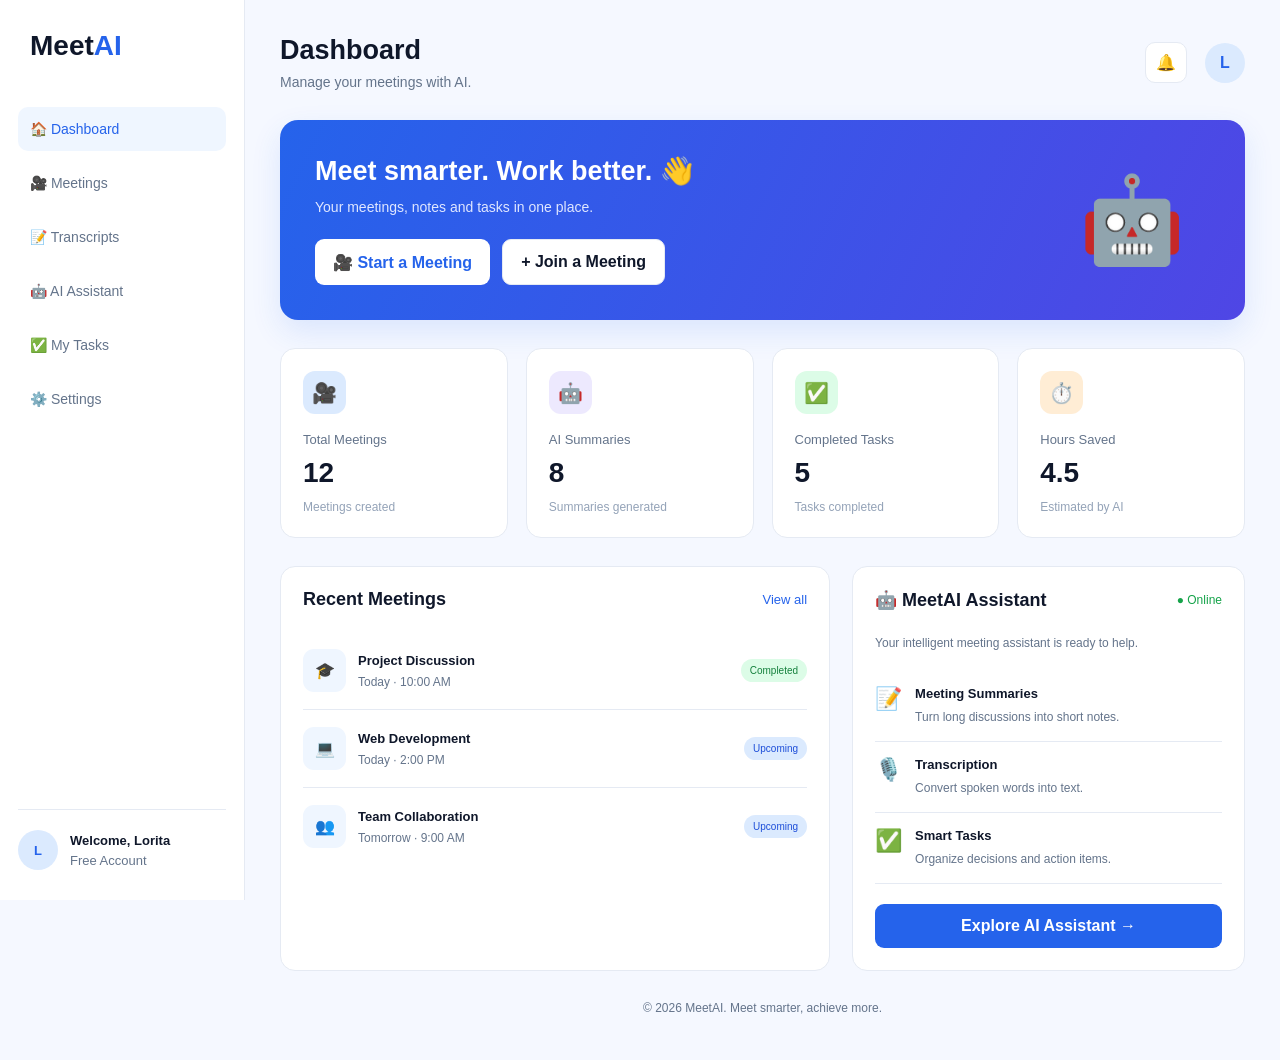
<file: index.html>
<!DOCTYPE html><html lang="en">
<head>
    <meta charset="UTF-8">
    <meta name="viewport" content="width=device-width, initial-scale=1.0">
    <title>MeetAI | Smart Meetings</title>
    <link rel="stylesheet" href="style.css">
</head>
<body><aside class="sidebar">
    <h2 class="logo">Meet<span>AI</span></h2>

    <nav>
        <a href="#" class="nav-link active">🏠 Dashboard</a>
        <a href="#" class="nav-link">🎥 Meetings</a>
        <a href="#" class="nav-link">📝 Transcripts</a>
        <a href="#" class="nav-link">🤖 AI Assistant</a>
        <a href="#" class="nav-link">✅ My Tasks</a>
        <a href="#" class="nav-link">⚙️ Settings</a>
    </nav>

    <div class="sidebar-footer">
        <div class="avatar">L</div>
        <div>
            <strong>Welcome, Lorita</strong>
            <p>Free Account</p>
        </div>
    </div>
</aside>

<main class="main-content">

    <header class="topbar">
        <div>
            <h1>Dashboard</h1>
            <p>Manage your meetings with AI.</p>
        </div>

        <div class="topbar-actions">
            <button class="notification" aria-label="Notifications">🔔</button>
            <div class="avatar">L</div>
        </div>
    </header>

    <section class="welcome">
        <div>
            <h2>Meet smarter. Work better. 👋</h2>
            <p>Your meetings, notes and tasks in one place.</p>

            <div class="welcome-buttons">
                <button class="btn-primary" id="startMeeting">
                    🎥 Start a Meeting
                </button>

                <button class="btn-secondary" id="joinMeeting">
                    + Join a Meeting
                </button>
            </div>
        </div>

        <div class="welcome-icon">🤖</div>
    </section>

    <section class="stats-grid">

        <article class="stat-card">
            <div class="stat-icon blue">🎥</div>
            <p>Total Meetings</p>
            <h2 id="meetingCount">12</h2>
            <span>Meetings created</span>
        </article>

        <article class="stat-card">
            <div class="stat-icon purple">🤖</div>
            <p>AI Summaries</p>
            <h2>8</h2>
            <span>Summaries generated</span>
        </article>

        <article class="stat-card">
            <div class="stat-icon green">✅</div>
            <p>Completed Tasks</p>
            <h2 id="completedCount">5</h2>
            <span>Tasks completed</span>
        </article>

        <article class="stat-card">
            <div class="stat-icon orange">⏱️</div>
            <p>Hours Saved</p>
            <h2>4.5</h2>
            <span>Estimated by AI</span>
        </article>

    </section>

    <section class="content-grid">

        <article class="panel">
            <div class="panel-header">
                <h2>Recent Meetings</h2>
                <button class="text-button" id="viewMeetings">View all</button>
            </div>

            <div class="meeting-item">
                <div class="meeting-icon">🎓</div>
                <div class="meeting-info">
                    <h3>Project Discussion</h3>
                    <p>Today · 10:00 AM</p>
                </div>
                <span class="status completed">Completed</span>
            </div>

            <div class="meeting-item">
                <div class="meeting-icon">💻</div>
                <div class="meeting-info">
                    <h3>Web Development</h3>
                    <p>Today · 2:00 PM</p>
                </div>
                <span class="status upcoming">Upcoming</span>
            </div>

            <div class="meeting-item">
                <div class="meeting-icon">👥</div>
                <div class="meeting-info">
                    <h3>Team Collaboration</h3>
                    <p>Tomorrow · 9:00 AM</p>
                </div>
                <span class="status upcoming">Upcoming</span>
            </div>
        </article>

        <article class="panel ai-panel">
            <div class="panel-header">
                <h2>🤖 MeetAI Assistant</h2>
                <span class="online-dot">● Online</span>
            </div>

            <p class="ai-description">
                Your intelligent meeting assistant is ready to help.
            </p>

            <div class="ai-feature">
                <span>📝</span>
                <div>
                    <h3>Meeting Summaries</h3>
                    <p>Turn long discussions into short notes.</p>
                </div>
            </div>

            <div class="ai-feature">
                <span>🎙️</span>
                <div>
                    <h3>Transcription</h3>
                    <p>Convert spoken words into text.</p>
                </div>
            </div>

            <div class="ai-feature">
                <span>✅</span>
                <div>
                    <h3>Smart Tasks</h3>
                    <p>Organize decisions and action items.</p>
                </div>
            </div>

            <button class="btn-primary full-width" id="askAI">
                Explore AI Assistant →
            </button>
        </article>

    </section>

    <footer>
        <p>© 2026 MeetAI. Meet smarter, achieve more.</p>
    </footer>

</main>

<script src="script.js"></script>

</body>
</html>
</file>
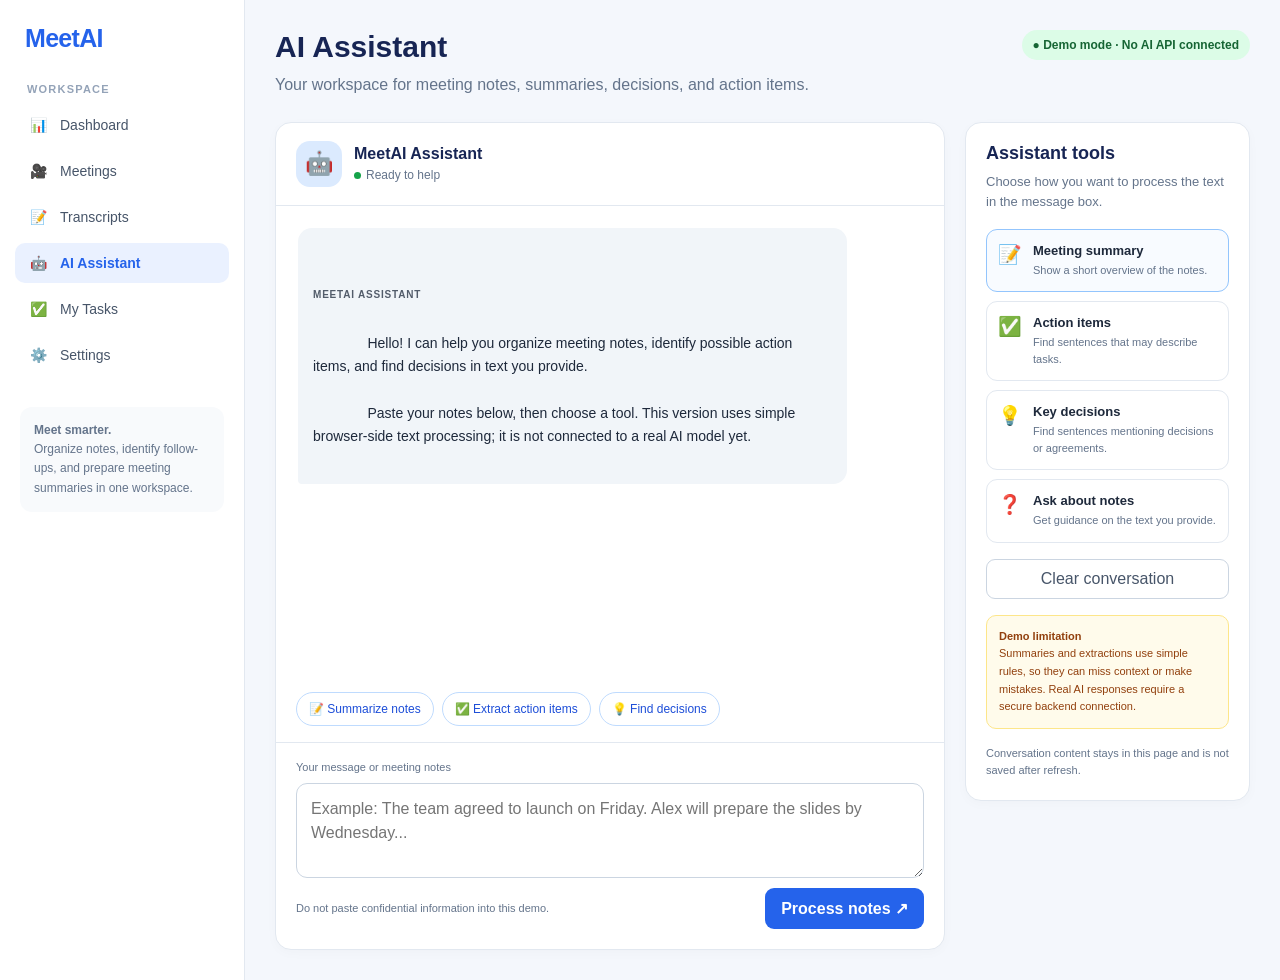
<file: AI assistant.html>
<!DOCTYPE html>
<html lang="en">
<head>
  <meta charset="UTF-8">
  <meta name="viewport" content="width=device-width, initial-scale=1.0">
  <meta name="theme-color" content="#2563eb">
  <title>MeetAI | AI Assistant</title>
  <style>
    :root {
      --blue: #2563eb;
      --blue-dark: #1d4ed8;
      --ink: #172554;
      --muted: #64748b;
      --line: #e2e8f0;
      --surface: #ffffff;
      --page: #f4f7fc;
    }

    * { box-sizing: border-box; }
    body {
      margin: 0;
      font-family: Inter, Arial, sans-serif;
      background: var(--page);
      color: var(--ink);
    }
    button, input, textarea { font: inherit; }
    button { cursor: pointer; }

    .app { display: flex; min-height: 100vh; }
    .sidebar {
      width: 245px;
      flex: 0 0 245px;
      padding: 24px 15px;
      background: var(--surface);
      border-right: 1px solid var(--line);
    }
    .logo {
      margin: 0 10px 30px;
      color: var(--blue);
      font-size: 25px;
      font-weight: 800;
      letter-spacing: -.7px;
    }
    .nav-label {
      margin: 0 12px 10px;
      color: #94a3b8;
      font-size: 11px;
      font-weight: 700;
      letter-spacing: 1.2px;
      text-transform: uppercase;
    }
    .sidebar nav { display: grid; gap: 6px; }
    .sidebar nav a {
      display: flex;
      align-items: center;
      gap: 11px;
      padding: 12px;
      color: #475569;
      text-decoration: none;
      border-radius: 10px;
      font-size: 14px;
    }
    .sidebar nav a:hover, .sidebar nav a.active {
      color: var(--blue);
      background: #eaf1ff;
    }
    .sidebar nav a.active { font-weight: 700; }
    .nav-icon { width: 22px; text-align: center; }

    .sidebar-note {
      margin: 32px 5px 0;
      padding: 14px;
      border-radius: 12px;
      background: #f8fafc;
      color: var(--muted);
      font-size: 12px;
      line-height: 1.6;
    }

    .main { flex: 1; min-width: 0; padding: 30px; }
    .page-header {
      display: flex;
      justify-content: space-between;
      align-items: flex-start;
      gap: 16px;
      margin-bottom: 24px;
    }
    .page-header h1 { margin: 0 0 8px; font-size: clamp(24px, 3vw, 30px); }
    .page-header p { margin: 0; color: var(--muted); line-height: 1.6; }
    .header-badge {
      padding: 8px 11px;
      color: #166534;
      background: #dcfce7;
      border-radius: 999px;
      white-space: nowrap;
      font-size: 12px;
      font-weight: 700;
    }

    .workspace {
      display: grid;
      grid-template-columns: minmax(0, 1fr) 285px;
      gap: 20px;
      align-items: start;
    }
    .card {
      background: var(--surface);
      border: 1px solid var(--line);
      border-radius: 16px;
      overflow: hidden;
      box-shadow: 0 3px 12px rgba(15, 23, 42, .025);
    }
    .chat-top {
      display: flex;
      align-items: center;
      gap: 12px;
      padding: 18px 20px;
      border-bottom: 1px solid var(--line);
    }
    .bot-avatar {
      display: grid;
      place-items: center;
      width: 46px;
      height: 46px;
      flex: 0 0 46px;
      border-radius: 14px;
      background: #dbeafe;
      font-size: 23px;
    }
    .chat-top h2 { margin: 0 0 5px; font-size: 16px; }
    .chat-top p { margin: 0; color: var(--muted); font-size: 12px; }
    .status-dot {
      display: inline-block;
      width: 7px;
      height: 7px;
      margin-right: 5px;
      border-radius: 50%;
      background: #16a34a;
    }

    .messages {
      display: flex;
      flex-direction: column;
      gap: 16px;
      height: min(54vh, 520px);
      min-height: 340px;
      overflow-y: auto;
      padding: 22px;
    }
    .message {
      max-width: 88%;
      padding: 13px 15px;
      border-radius: 14px;
      line-height: 1.65;
      font-size: 14px;
      white-space: pre-wrap;
      overflow-wrap: anywhere;
    }
    .message.assistant { align-self: flex-start; background: #f1f5f9; color: #1e293b; border-bottom-left-radius: 4px; }
    .message.user { align-self: flex-end; background: var(--blue); color: white; border-bottom-right-radius: 4px; }
    .message-label { display: block; margin-bottom: 6px; font-size: 10px; font-weight: 800; letter-spacing: .8px; opacity: .75; }

    .quick-prompts {
      display: flex;
      flex-wrap: wrap;
      gap: 8px;
      padding: 0 20px 16px;
    }
    .quick-prompts button {
      padding: 9px 12px;
      color: var(--blue-dark);
      background: white;
      border: 1px solid #bfdbfe;
      border-radius: 999px;
      font-size: 12px;
    }
    .quick-prompts button:hover { background: #eff6ff; }

    .composer { padding: 16px 20px 20px; border-top: 1px solid var(--line); }
    .composer textarea {
      display: block;
      width: 100%;
      min-height: 95px;
      max-height: 220px;
      resize: vertical;
      padding: 13px 14px;
      color: var(--ink);
      background: #fff;
      border: 1px solid #cbd5e1;
      border-radius: 11px;
      outline: none;
      line-height: 1.5;
    }
    .composer textarea:focus, .search-input:focus { border-color: #60a5fa; box-shadow: 0 0 0 3px #dbeafe; }
    .composer-bottom {
      display: flex;
      justify-content: space-between;
      align-items: center;
      gap: 12px;
      margin-top: 10px;
    }
    .hint { color: var(--muted); font-size: 11px; line-height: 1.5; }
    .send-btn, .primary-btn {
      padding: 11px 16px;
      color: white;
      background: var(--blue);
      border: 0;
      border-radius: 9px;
      font-weight: 700;
    }
    .send-btn:hover, .primary-btn:hover { background: var(--blue-dark); }
    .send-btn:disabled { opacity: .6; cursor: wait; }

    .tools-card { padding: 20px; }
    .tools-card h2 { margin: 0 0 8px; font-size: 18px; }
    .tools-intro { margin: 0 0 17px; color: var(--muted); font-size: 13px; line-height: 1.55; }
    .tool {
      width: 100%;
      display: flex;
      align-items: flex-start;
      gap: 11px;
      padding: 13px 11px;
      margin-bottom: 9px;
      text-align: left;
      background: #fff;
      border: 1px solid var(--line);
      border-radius: 11px;
    }
    .tool:hover, .tool.selected { border-color: #93c5fd; background: #f8fbff; }
    .tool-icon { font-size: 19px; }
    .tool strong { display: block; margin-bottom: 4px; font-size: 13px; color: #1e293b; }
    .tool small { display: block; color: var(--muted); font-size: 11px; line-height: 1.5; }
    .clear-btn {
      width: 100%;
      padding: 10px;
      margin-top: 7px;
      color: #475569;
      background: #fff;
      border: 1px solid #cbd5e1;
      border-radius: 9px;
    }
    .notice {
      margin: 16px 0 0;
      padding: 12px;
      background: #fffbeb;
      border: 1px solid #fde68a;
      border-radius: 10px;
      color: #92400e;
      font-size: 11px;
      line-height: 1.6;
    }
    .footer-note { margin: 16px 0 0; color: var(--muted); font-size: 11px; line-height: 1.6; }

    @media (max-width: 1050px) {
      .workspace { grid-template-columns: minmax(0, 1fr) 250px; }
      .main { padding: 22px; }
    }
    @media (max-width: 850px) {
      .app { flex-direction: column; }
      .sidebar { width: 100%; flex-basis: auto; padding: 15px 12px; border-right: 0; border-bottom: 1px solid var(--line); }
      .logo { margin: 0 8px 14px; }
      .sidebar nav { display: flex; flex-wrap: wrap; }
      .sidebar nav a { padding: 9px 10px; }
      .nav-label, .sidebar-note { display: none; }
      .workspace { grid-template-columns: 1fr; }
      .tools-card { order: -1; }
      .tool { width: calc(50% - 6px); display: inline-flex; vertical-align: top; }
      .messages { height: 400px; }
    }
    @media (max-width: 520px) {
      .main { padding: 17px 12px; }
      .page-header { flex-direction: column; }
      .header-badge { white-space: normal; }
      .tool { width: 100%; }
      .messages { min-height: 300px; padding: 15px; }
      .message { max-width: 96%; }
      .composer { padding: 13px; }
      .composer-bottom { align-items: flex-start; flex-direction: column; }
      .send-btn { width: 100%; }
    }
  </style>
</head>
<body>
  <div class="app">
    <aside class="sidebar">
      <div class="logo">MeetAI</div>
      <p class="nav-label">Workspace</p>
      <nav aria-label="Main navigation">
        <a href="index.html"><span class="nav-icon">📊</span>Dashboard</a>
        <a href="meeting.html"><span class="nav-icon">🎥</span>Meetings</a>
        <a href="transcripts.html"><span class="nav-icon">📝</span>Transcripts</a>
        <a href="ai-assistant.html" class="active" aria-current="page"><span class="nav-icon">🤖</span>AI Assistant</a>
        <a href="index.html"><span class="nav-icon">✅</span>My Tasks</a>
        <a href="index.html"><span class="nav-icon">⚙️</span>Settings</a>
      </nav>
      <div class="sidebar-note">
        <strong>Meet smarter.</strong><br>
        Organize notes, identify follow-ups, and prepare meeting summaries in one workspace.
      </div>
    </aside>

    <main class="main">
      <header class="page-header">
        <div>
          <h1>AI Assistant</h1>
          <p>Your workspace for meeting notes, summaries, decisions, and action items.</p>
        </div>
        <span class="header-badge">● Demo mode · No AI API connected</span>
      </header>

      <div class="workspace">
        <section class="card" aria-label="AI chat">
          <div class="chat-top">
            <div class="bot-avatar">🤖</div>
            <div>
              <h2>MeetAI Assistant</h2>
              <p><span class="status-dot"></span><span id="assistantStatus">Ready to help</span></p>
            </div>
          </div>

          <div class="messages" id="messages" aria-live="polite">
            <div class="message assistant">
              <span class="message-label">MEETAI ASSISTANT</span>
              Hello! I can help you organize meeting notes, identify possible action items, and find decisions in text you provide.

              Paste your notes below, then choose a tool. This version uses simple browser-side text processing; it is not connected to a real AI model yet.
            </div>
          </div>

          <div class="quick-prompts">
            <button type="button" data-prompt="summary">📝 Summarize notes</button>
            <button type="button" data-prompt="tasks">✅ Extract action items</button>
            <button type="button" data-prompt="decisions">💡 Find decisions</button>
          </div>

          <form class="composer" id="chatForm">
            <label for="userInput" class="hint" style="display:block;margin-bottom:8px;">Your message or meeting notes</label>
            <textarea id="userInput" maxlength="12000" placeholder="Example: The team agreed to launch on Friday. Alex will prepare the slides by Wednesday..." required></textarea>
            <div class="composer-bottom">
              <span class="hint">Do not paste confidential information into this demo.</span>
              <button class="send-btn" id="sendButton" type="submit">Process notes ↗</button>
            </div>
          </form>
        </section>

        <aside class="card tools-card">
          <h2>Assistant tools</h2>
          <p class="tools-intro">Choose how you want to process the text in the message box.</p>

          <button class="tool selected" type="button" data-tool="summary">
            <span class="tool-icon">📝</span>
            <span><strong>Meeting summary</strong><small>Show a short overview of the notes.</small></span>
          </button>

          <button class="tool" type="button" data-tool="tasks">
            <span class="tool-icon">✅</span>
            <span><strong>Action items</strong><small>Find sentences that may describe tasks.</small></span>
          </button>

          <button class="tool" type="button" data-tool="decisions">
            <span class="tool-icon">💡</span>
            <span><strong>Key decisions</strong><small>Find sentences mentioning decisions or agreements.</small></span>
          </button>

          <button class="tool" type="button" data-tool="questions">
            <span class="tool-icon">❓</span>
            <span><strong>Ask about notes</strong><small>Get guidance on the text you provide.</small></span>
          </button>

          <button class="clear-btn" type="button" id="clearChat">Clear conversation</button>

          <div class="notice">
            <strong>Demo limitation</strong><br>
            Summaries and extractions use simple rules, so they can miss context or make mistakes. Real AI responses require a secure backend connection.
          </div>
          <p class="footer-note">Conversation content stays in this page and is not saved after refresh.</p>
        </aside>
      </div>
    </main>
  </div>

  <script>
    (() => {
      const messages = document.getElementById("messages");
      const form = document.getElementById("chatForm");
      const input = document.getElementById("userInput");
      const sendButton = document.getElementById("sendButton");
      const status = document.getElementById("assistantStatus");
      const toolButtons = [...document.querySelectorAll("[data-tool]")];
      let selectedTool = "summary";

      function addMessage(text, role) {
        const bubble = document.createElement("div");
        bubble.className = `message ${role}`;
        const label = document.createElement("span");
        label.className = "message-label";
        label.textContent = role === "user" ? "YOU" : "MEETAI ASSISTANT";
        const content = document.createElement("span");
        content.textContent = text;
        bubble.append(label, content);
        messages.appendChild(bubble);
        messages.scrollTop = messages.scrollHeight;
      }

      function splitSentences(text) {
        return (text.match(/[^.!?]+[.!?]?/g) || [])
          .map(sentence => sentence.trim())
          .filter(Boolean);
      }

      function makeSummary(text) {
        const sentences = splitSentences(text);
        if (!sentences.length) return "Please provide some meeting notes to summarize.";
        return "SUMMARY (simple text-based draft)\n\n" +
          sentences.slice(0, 5).map(sentence => "• " + sentence).join("\n") +
          (sentences.length > 5 ? `\n\n(${sentences.length - 5} more sentence(s) were left out.)` : "");
      }

      function makeTasks(text) {
        const keywords = /\b(todo|action item|task|must|need to|should|will|responsible for|deadline|follow up|prepare|send|complete|finish|submit|review|contact|by monday|by tuesday|by wednesday|by thursday|by friday)\b/i;
        const tasks = splitSentences(text).filter(sentence => keywords.test(sentence));
        if (!tasks.length) {
          return "No likely action items found by the demo rules.\n\nTry adding notes with phrases such as “Alex will prepare the report by Friday.”";
        }
        return "POSSIBLE ACTION ITEMS (please verify)\n\n" +
          tasks.map((task, index) => `${index + 1}. ${task}`).join("\n");
      }

      function makeDecisions(text) {
        const keywords = /\b(decided|decision|agreed|approved|selected|chosen|confirmed|concluded|will launch|we chose)\b/i;
        const decisions = splitSentences(text).filter(sentence => keywords.test(sentence));
        if (!decisions.length) {
          return "No explicit decisions found by the demo rules.\n\nLook for phrases such as “the team agreed” or “we decided”.";
        }
        return "POSSIBLE KEY DECISIONS (please verify)\n\n" +
          decisions.map(item => "• " + item).join("\n");
      }

      function answer(text, tool) {
        if (tool === "summary") return makeSummary(text);
        if (tool === "tasks") return makeTasks(text);
        if (tool === "decisions") return makeDecisions(text);
        return "This demo cannot answer general questions intelligently yet because it is not connected to an AI model.\n\nI can still summarize your notes or find possible tasks and decisions. Choose one of those tools and submit your text.";
      }

      form.addEventListener("submit", event => {
        event.preventDefault();
        const text = input.value.trim();
        if (!text) {
          input.focus();
          return;
        }

        addMessage(text, "user");
        const tool = selectedTool;
        input.value = "";
        sendButton.disabled = true;
        status.textContent = "Processing your notes…";

        window.setTimeout(() => {
          addMessage(answer(text, tool), "assistant");
          sendButton.disabled = false;
          status.textContent = "Ready to help";
          input.focus();
        }, 250);
      });

      toolButtons.forEach(button => {
        button.addEventListener("click", () => {
          selectedTool = button.dataset.tool;
          toolButtons.forEach(item => {
            item.classList.toggle("selected", item === button);
          });
          const labels = {
            summary: "Meeting summary selected",
            tasks: "Action-item extraction selected",
            decisions: "Key-decision extraction selected",
            questions: "Ask about notes selected"
          };
          status.textContent = labels[selectedTool];
          input.focus();
        });
      });

      document.querySelectorAll("[data-prompt]").forEach(button => {
        button.addEventListener("click", () => {
          selectedTool = button.dataset.prompt;
          toolButtons.forEach(item => {
            item.classList.toggle("selected", item.dataset.tool === selectedTool);
          });
          input.focus();
          input.placeholder = "Paste your meeting notes here, then click Process notes...";
          status.textContent = "Selected: " + selectedTool;
        });
      });

      document.getElementById("clearChat").addEventListener("click", () => {
        if (!window.confirm("Clear this conversation?")) return;
        messages.replaceChildren();
        addMessage("Conversation cleared. Paste meeting notes and choose a tool to begin.", "assistant");
        status.textContent = "Ready to help";
      });
    })();
  </script>
</body>
</html>
</file>
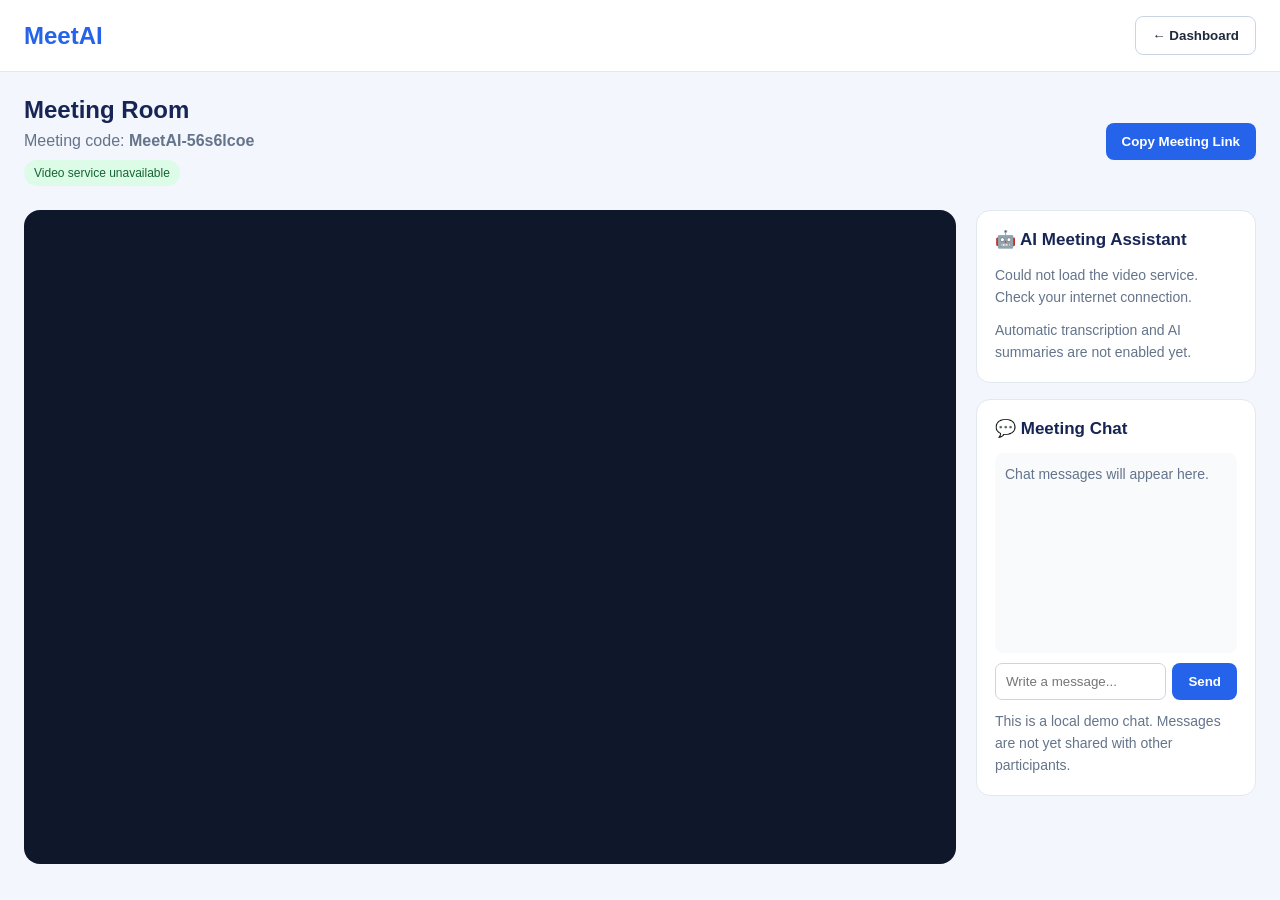
<file: meet.html>
<!DOCTYPE html>
<html lang="en">
<head>
    <meta charset="UTF-8">
    <meta name="viewport" content="width=device-width, initial-scale=1.0">
    <title>MeetAI | Meeting Room</title>

    <style>
        * {
            box-sizing: border-box;
            margin: 0;
            padding: 0;
        }

        body {
            font-family: Arial, sans-serif;
            background: #f3f6fc;
            color: #172554;
            min-height: 100vh;
        }

        header {
            background: white;
            padding: 16px 24px;
            display: flex;
            justify-content: space-between;
            align-items: center;
            gap: 15px;
            border-bottom: 1px solid #e2e8f0;
        }

        .logo {
            color: #2563eb;
            font-size: 24px;
            font-weight: bold;
        }

        .meeting-info {
            margin: 24px;
            display: flex;
            justify-content: space-between;
            align-items: center;
            flex-wrap: wrap;
            gap: 15px;
        }

        .meeting-info h1 {
            font-size: 24px;
            margin-bottom: 8px;
        }

        .meeting-info p {
            color: #64748b;
            overflow-wrap: anywhere;
        }

        button {
            border: none;
            padding: 11px 16px;
            border-radius: 8px;
            cursor: pointer;
            font-weight: 600;
        }

        .primary {
            background: #2563eb;
            color: white;
        }

        .secondary {
            background: white;
            color: #1e293b;
            border: 1px solid #cbd5e1;
        }

        .layout {
            display: grid;
            grid-template-columns: minmax(0, 1fr) 280px;
            gap: 20px;
            padding: 0 24px 24px;
        }

        .video-section {
            min-width: 0;
            background: #0f172a;
            border-radius: 16px;
            padding: 12px;
            min-height: 500px;
        }

        #meeting-room {
            width: 100%;
            height: 70vh;
            min-height: 450px;
            border-radius: 10px;
            overflow: hidden;
        }

        .sidebar {
            display: flex;
            flex-direction: column;
            gap: 16px;
        }

        .panel {
            background: white;
            border: 1px solid #e2e8f0;
            border-radius: 14px;
            padding: 18px;
        }

        .panel h2 {
            font-size: 17px;
            margin-bottom: 14px;
        }

        .status {
            display: inline-block;
            background: #dcfce7;
            color: #166534;
            padding: 6px 10px;
            border-radius: 20px;
            font-size: 12px;
            margin-top: 10px;
        }

        .panel p {
            color: #64748b;
            line-height: 1.6;
            font-size: 14px;
        }

        .chat-messages {
            height: 200px;
            overflow-y: auto;
            background: #f8fafc;
            border-radius: 8px;
            padding: 10px;
            margin-bottom: 10px;
        }

        .chat-form {
            display: flex;
            gap: 6px;
        }

        .chat-form input {
            width: 100%;
            min-width: 0;
            padding: 10px;
            border: 1px solid #cbd5e1;
            border-radius: 7px;
        }

        .chat-message {
            background: #dbeafe;
            color: #1e3a8a;
            padding: 8px;
            border-radius: 8px;
            margin-bottom: 8px;
            overflow-wrap: anywhere;
            font-size: 13px;
        }

        .notice {
            margin-top: 10px;
            font-size: 12px;
            color: #64748b;
        }

        @media (max-width: 850px) {
            .layout {
                grid-template-columns: 1fr;
                padding: 0 12px 18px;
            }

            .meeting-info {
                margin: 18px 12px;
            }

            header {
                padding: 14px 12px;
            }

            #meeting-room {
                height: 65vh;
                min-height: 350px;
            }

            .video-section {
                min-height: 370px;
            }
        }
    </style>
</head>

<body>

<header>
    <div class="logo">MeetAI</div>

    <button class="secondary" id="dashboardBtn">
        ← Dashboard
    </button>
</header>

<section class="meeting-info">
    <div>
        <h1>Meeting Room</h1>
        <p>Meeting code: <strong id="meetingCode">Loading...</strong></p>
        <span class="status" id="meetingStatus">Connecting...</span>
    </div>

    <button class="primary" id="copyLinkBtn">
        Copy Meeting Link
    </button>
</section>

<main class="layout">

    <section class="video-section">
        <div id="meeting-room"></div>
    </section>

    <aside class="sidebar">

        <section class="panel">
            <h2>🤖 AI Meeting Assistant</h2>
            <p id="aiStatus">
                Your meeting assistant is ready to be connected.
            </p>

            <p class="notice">
                Automatic transcription and AI summaries are not
                enabled yet.
            </p>
        </section>

        <section class="panel">
            <h2>💬 Meeting Chat</h2>

            <div class="chat-messages" id="chatMessages">
                <p>Chat messages will appear here.</p>
            </div>

            <form class="chat-form" id="chatForm">
                <input
                    type="text"
                    id="chatInput"
                    placeholder="Write a message..."
                    maxlength="500"
                    required
                >

                <button class="primary" type="submit">
                    Send
                </button>
            </form>

            <p class="notice">
                This is a local demo chat. Messages are not yet
                shared with other participants.
            </p>
        </section>

    </aside>

</main>

<script src="https://meet.jit.si/external_api.js"></script>

<script>
    const params = new URLSearchParams(window.location.search);

    const roomName =
        params.get("room") ||
        "MeetAI-" + Math.random().toString(36).substring(2, 10);

    document.getElementById("meetingCode").textContent = roomName;

    document.getElementById("dashboardBtn").addEventListener("click", () => {
        if (window.meetAIConference) {
            window.meetAIConference.dispose();
        }

        window.location.href = "index.html";
    });

    document.getElementById("copyLinkBtn").addEventListener("click", async () => {
        const meetingLink = window.location.href;

        try {
            await navigator.clipboard.writeText(meetingLink);
            alert("Meeting link copied! Share it with your participants.");
        } catch (error) {
            window.prompt("Copy this meeting link:", meetingLink);
        }
    });

    // Local demo chat. This does not broadcast messages to other people.
    document.getElementById("chatForm").addEventListener("submit", (event) => {
        event.preventDefault();

        const input = document.getElementById("chatInput");
        const message = input.value.trim();

        if (!message) return;

        const messageElement = document.createElement("div");
        messageElement.className = "chat-message";
        messageElement.textContent = message;

        document.getElementById("chatMessages").appendChild(messageElement);
        document.getElementById("chatMessages").scrollTop =
            document.getElementById("chatMessages").scrollHeight;

        input.value = "";
    });

    // Start the real video conference.
    if (typeof JitsiMeetExternalAPI === "undefined") {
        document.getElementById("meetingStatus").textContent =
            "Video service unavailable";

        document.getElementById("aiStatus").textContent =
            "Could not load the video service. Check your internet connection.";

    } else {
        try {
            window.meetAIConference = new JitsiMeetExternalAPI("meet.jit.si", {
                roomName: roomName,
                parentNode: document.getElementById("meeting-room"),
                width: "100%",
                height: "100%",
                userInfo: {
                    displayName: "MeetAI Participant"
                },
                configOverwrite: {
                    prejoinConfig: {
                        enabled: true
                    }
                },
                interfaceConfigOverwrite: {
                    TOOLBAR_BUTTONS: [
                        "microphone",
                        "camera",
                        "desktop",
                        "chat",
                        "participants-pane",
                        "raisehand",
                        "tileview",
                        "fullscreen"
                    ]
                }
            });

            window.meetAIConference.addEventListener(
                "videoConferenceJoined",
                () => {
                    document.getElementById("meetingStatus").textContent =
                        "Meeting connected";

                    document.getElementById("aiStatus").textContent =
                        "Connected. AI transcription and summaries still need integration.";
                }
            );

            window.meetAIConference.addEventListener(
                "videoConferenceLeft",
                () => {
                    document.getElementById("meetingStatus").textContent =
                        "You left the meeting";
                }
            );

            window.addEventListener("beforeunload", () => {
                if (window.meetAIConference) {
                    window.meetAIConference.dispose();
                }
            });

        } catch (error) {
            console.error("Meeting initialization failed:", error);

            document.getElementById("meetingStatus").textContent =
                "Could not start meeting";
        }
    }
</script>

</body>
</html>
</file>
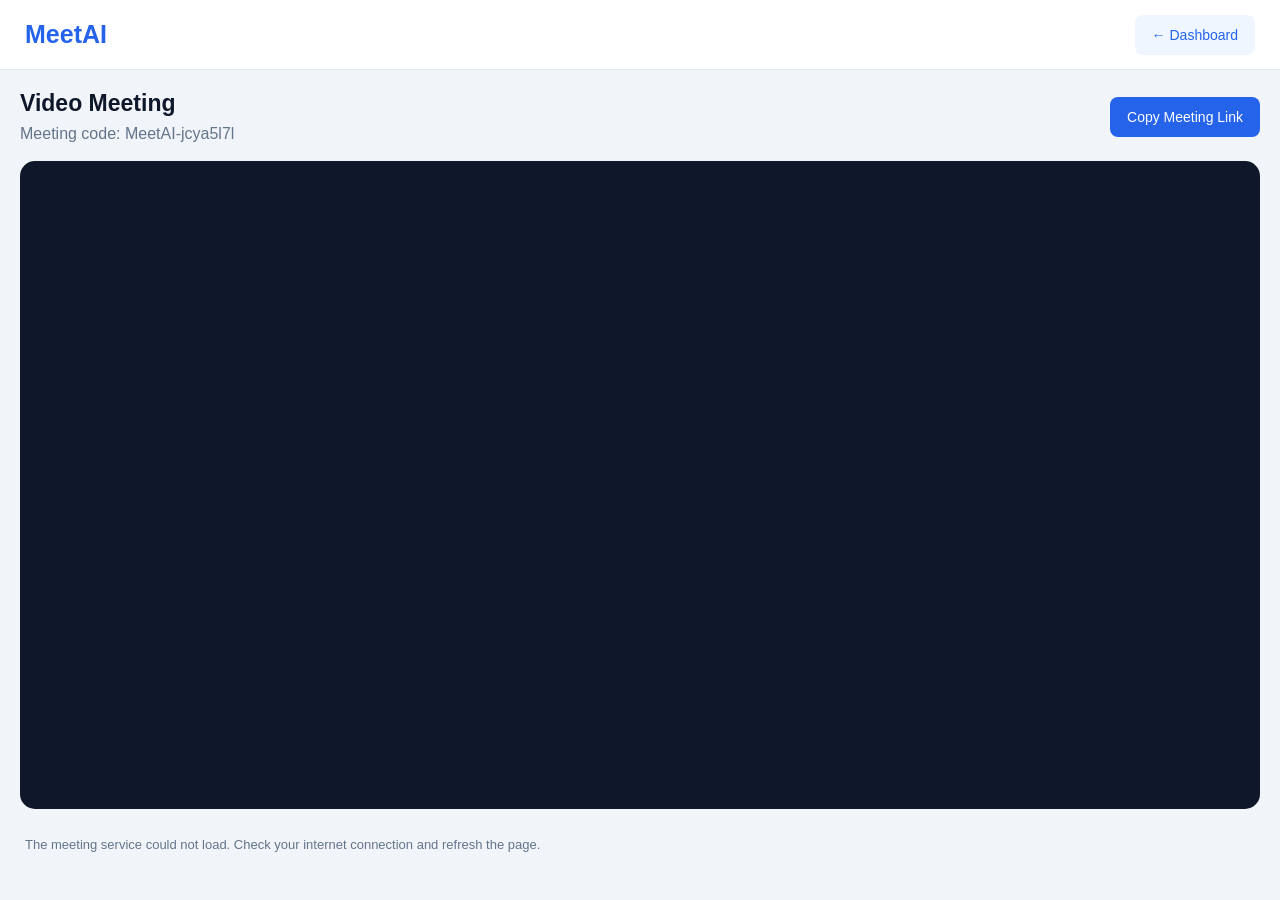
<file: meeting.html>
<!DOCTYPE html>
<html lang="en">
<head>
    <meta charset="UTF-8">
    <meta name="viewport" content="width=device-width, initial-scale=1.0">

    <title>MeetAI | Video Meeting</title>

    <style>
        * {
            box-sizing: border-box;
        }

        body {
            margin: 0;
            font-family: Arial, sans-serif;
            background: #f1f5f9;
            color: #0f172a;
        }

        header {
            height: 70px;
            background: white;
            display: flex;
            align-items: center;
            justify-content: space-between;
            padding: 0 25px;
            border-bottom: 1px solid #e2e8f0;
        }

        .logo {
            font-size: 25px;
            font-weight: bold;
            color: #2563eb;
        }

        .meeting-info {
            font-size: 14px;
            color: #64748b;
        }

        main {
            padding: 20px;
            max-width: 1400px;
            margin: auto;
        }

        .meeting-heading {
            display: flex;
            justify-content: space-between;
            align-items: center;
            gap: 15px;
            flex-wrap: wrap;
            margin-bottom: 18px;
        }

        .meeting-heading h1 {
            font-size: 23px;
            margin: 0 0 8px;
        }

        .meeting-heading p {
            color: #64748b;
            margin: 0;
        }

        button {
            border: none;
            padding: 12px 17px;
            border-radius: 8px;
            cursor: pointer;
            font-size: 14px;
        }

        .copy-button {
            background: #2563eb;
            color: white;
        }

        #meeting-room {
            height: 72vh;
            min-height: 450px;
            background: #0f172a;
            border-radius: 15px;
            overflow: hidden;
        }

        #meeting-status {
            padding: 15px 5px;
            color: #64748b;
            font-size: 13px;
        }

        .back-button {
            color: #2563eb;
            background: #eff6ff;
        }

        @media (max-width: 600px) {
            header {
                padding: 0 15px;
            }

            main {
                padding: 12px;
            }

            #meeting-room {
                height: 70vh;
                min-height: 400px;
            }
        }
    </style>
</head>

<body>

    <header>
        <div class="logo">MeetAI</div>
        <button class="back-button" id="backButton">
            ← Dashboard
        </button>
    </header>

    <main>
        <div class="meeting-heading">
            <div>
                <h1>Video Meeting</h1>
                <p id="meeting-code">Preparing your meeting...</p>
            </div>

            <button class="copy-button" id="copyButton">
                Copy Meeting Link
            </button>
        </div>

        <div id="meeting-room"></div>

        <p id="meeting-status" role="status">
            Connecting to the meeting service...
        </p>
    </main>

    <script src="https://meet.jit.si/external_api.js"></script>

    <script>
        const params = new URLSearchParams(window.location.search);

        let roomName = params.get("room");

        if (!roomName) {
            roomName = "MeetAI-" +
                Math.random().toString(36).substring(2, 10);
        }

        document.getElementById("meeting-code").textContent =
            "Meeting code: " + roomName;

        document.getElementById("copyButton").addEventListener(
            "click",
            async function () {
                const meetingLink = window.location.origin +
                    window.location.pathname +
                    "?room=" + encodeURIComponent(roomName);

                try {
                    await navigator.clipboard.writeText(meetingLink);

                    alert("Meeting link copied!");
                } catch (error) {
                    prompt("Copy this meeting link:", meetingLink);
                }
            }
        );

        document.getElementById("backButton").addEventListener(
            "click",
            function () {
                window.location.href = "index.html";
            }
        );

        if (typeof JitsiMeetExternalAPI === "undefined") {
            document.getElementById("meeting-status").textContent =
                "The meeting service could not load. Check your internet connection and refresh the page.";
        } else {
            try {
                const api = new JitsiMeetExternalAPI(
                    "meet.jit.si",
                    {
                        roomName: roomName,
                        parentNode: document.getElementById("meeting-room"),
                        width: "100%",
                        height: "100%",

                        userInfo: {
                            displayName: "MeetAI Participant"
                        },

                        configOverwrite: {
                            prejoinConfig: {
                                enabled: true
                            }
                        },

                        lang: "en"
                    }
                );

                api.addEventListener(
                    "videoConferenceJoined",
                    function () {
                        document.getElementById("meeting-status").textContent =
                            "You have joined the meeting.";
                    }
                );

                api.addEventListener(
                    "videoConferenceLeft",
                    function () {
                        document.getElementById("meeting-status").textContent =
                            "You have left the meeting.";
                    }
                );

                api.addEventListener(
                    "errorOccurred",
                    function () {
                        document.getElementById("meeting-status").textContent =
                            "A meeting error occurred. Please try refreshing the page.";
                    }
                );

                window.addEventListener("beforeunload", function () {
                    api.dispose();
                });

            } catch (error) {
                document.getElementById("meeting-status").textContent =
                    "Unable to start the meeting. Please refresh and try again.";
            }
        }
    </script>

</body>
</html>
</file>
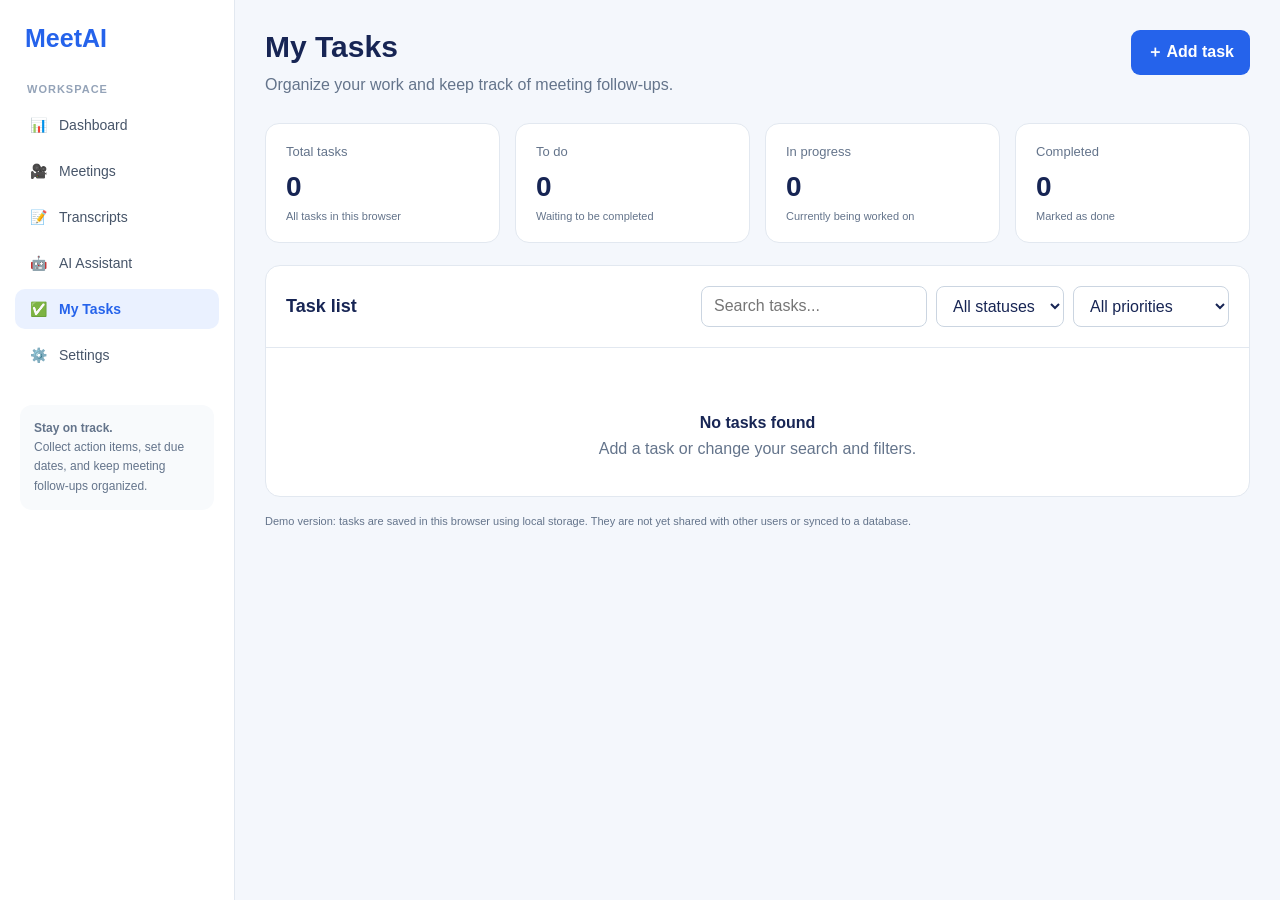
<file: My task.html>
<!DOCTYPE html>
<html lang="en">
<head>
<meta charset="UTF-8">
<meta name="viewport" content="width=device-width, initial-scale=1.0">
<title>MeetAI | My Tasks</title>
<style>
:root{--blue:#2563eb;--ink:#172554;--muted:#64748b;--line:#e2e8f0;--page:#f4f7fc}
*{box-sizing:border-box}body{margin:0;font-family:Arial,sans-serif;background:var(--page);color:var(--ink)}button,input,select,textarea{font:inherit}button{cursor:pointer}
.app{display:flex;min-height:100vh}.sidebar{width:235px;flex:0 0 235px;padding:24px 15px;background:#fff;border-right:1px solid var(--line)}.logo{margin:0 10px 30px;color:var(--blue);font-size:25px;font-weight:800}.nav-label{margin:0 12px 10px;color:#94a3b8;font-size:11px;font-weight:bold;letter-spacing:1px;text-transform:uppercase}nav{display:grid;gap:6px}nav a{display:flex;gap:10px;padding:12px;color:#475569;text-decoration:none;border-radius:10px;font-size:14px}nav a:hover,nav a.active{color:var(--blue);background:#eaf1ff}nav a.active{font-weight:bold}.nav-icon{width:22px;text-align:center}.sidebar-note{margin:30px 5px 0;padding:14px;border-radius:12px;background:#f8fafc;color:var(--muted);font-size:12px;line-height:1.6}
.main{flex:1;min-width:0;padding:30px}.page-header{display:flex;justify-content:space-between;align-items:flex-start;gap:16px;margin-bottom:25px}h1{margin:0 0 8px;font-size:clamp(24px,3vw,30px)}.page-header p{margin:0;color:var(--muted);line-height:1.6}.primary{padding:12px 16px;color:white;background:var(--blue);border:0;border-radius:9px;font-weight:bold}.primary:hover{background:#1d4ed8}.secondary,.danger{padding:9px 12px;background:white;border:1px solid #cbd5e1;border-radius:8px;color:#334155}.danger{color:#b91c1c;border-color:#fecaca}
.stats{display:grid;grid-template-columns:repeat(4,minmax(0,1fr));gap:15px;margin-bottom:22px}.stat{padding:20px;background:white;border:1px solid var(--line);border-radius:14px}.stat .label{color:var(--muted);font-size:13px;margin-bottom:12px}.stat .value{font-size:28px;font-weight:800}.stat .sub{margin-top:7px;color:var(--muted);font-size:11px}
.panel{background:white;border:1px solid var(--line);border-radius:15px;overflow:hidden}.panel-head{display:flex;justify-content:space-between;align-items:center;flex-wrap:wrap;gap:14px;padding:20px;border-bottom:1px solid var(--line)}.panel-head h2{margin:0;font-size:18px}.filters{display:flex;flex-wrap:wrap;gap:9px}.filters input,.filters select{padding:10px 12px;border:1px solid #cbd5e1;border-radius:8px;background:white;color:var(--ink)}.filters input{min-width:190px}.task-list{padding:8px 20px 20px}.task-row{display:grid;grid-template-columns:22px minmax(0,1fr) auto;align-items:start;gap:13px;padding:17px 0;border-bottom:1px solid #eef2f7}.task-row:last-child{border-bottom:0}.task-check{width:18px;height:18px;margin-top:3px;accent-color:var(--blue)}.task-title{margin:0 0 7px;font-size:14px;overflow-wrap:anywhere}.task-row.completed .task-title{color:#94a3b8;text-decoration:line-through}.task-meta{display:flex;flex-wrap:wrap;gap:7px;align-items:center;color:var(--muted);font-size:11px}.badge{display:inline-block;padding:5px 8px;border-radius:999px;font-size:10px;font-weight:bold}.priority-high{background:#fee2e2;color:#b91c1c}.priority-medium{background:#fef3c7;color:#92400e}.priority-low{background:#dcfce7;color:#166534}.status-badge{background:#e2e8f0;color:#475569}.task-actions{display:flex;flex-wrap:wrap;justify-content:flex-end;gap:7px}.empty{display:none;padding:38px 15px;text-align:center;color:var(--muted)}.empty strong{display:block;color:var(--ink);margin-bottom:8px}
.modal-backdrop{display:none;position:fixed;inset:0;z-index:10;align-items:center;justify-content:center;padding:18px;background:#0f172a80}.modal-backdrop.open{display:flex}.modal{width:min(520px,100%);padding:23px;background:white;border-radius:16px;max-height:95vh;overflow:auto}.modal h2{margin:0 0 18px;font-size:21px}.form-grid{display:grid;grid-template-columns:1fr 1fr;gap:14px}.field{display:flex;flex-direction:column;gap:7px}.field.full{grid-column:1/-1}.field label{color:#475569;font-size:12px;font-weight:bold}.field input,.field select,.field textarea{width:100%;padding:11px;border:1px solid #cbd5e1;border-radius:8px;background:white;color:var(--ink)}.field textarea{min-height:75px;resize:vertical}.modal-actions{display:flex;justify-content:flex-end;gap:9px;margin-top:20px}.notice{margin-top:16px;color:var(--muted);font-size:11px;line-height:1.6}
@media(max-width:1000px){.stats{grid-template-columns:repeat(2,minmax(0,1fr))}}@media(max-width:800px){.app{flex-direction:column}.sidebar{width:100%;flex-basis:auto;padding:15px 12px;border-right:0;border-bottom:1px solid var(--line)}.logo{margin:0 8px 14px}nav{display:flex;flex-wrap:wrap}nav a{padding:9px 10px}.nav-label,.sidebar-note{display:none}.main{padding:20px 14px}}@media(max-width:520px){.page-header{flex-direction:column}.stats{gap:9px}.stat{padding:14px}.stat .value{font-size:24px}.panel-head{align-items:stretch;padding:15px}.filters{flex-direction:column}.filters input,.filters select{width:100%}.task-list{padding:5px 14px 14px}.task-row{grid-template-columns:20px minmax(0,1fr)}.task-actions{grid-column:2;justify-content:flex-start}.form-grid{grid-template-columns:1fr}.field.full{grid-column:auto}}
</style>
</head>
<body>
<div class="app">
<aside class="sidebar">
<div class="logo">MeetAI</div><p class="nav-label">Workspace</p>
<nav aria-label="Main navigation">
<a href="index.html"><span class="nav-icon">📊</span>Dashboard</a>
<a href="meeting.html"><span class="nav-icon">🎥</span>Meetings</a>
<a href="transcripts.html"><span class="nav-icon">📝</span>Transcripts</a>
<a href="ai-assistant.html"><span class="nav-icon">🤖</span>AI Assistant</a>
<a href="my-tasks.html" class="active" aria-current="page"><span class="nav-icon">✅</span>My Tasks</a>
<a href="index.html"><span class="nav-icon">⚙️</span>Settings</a>
</nav>
<div class="sidebar-note"><strong>Stay on track.</strong><br>Collect action items, set due dates, and keep meeting follow-ups organized.</div>
</aside>
<main class="main">
<header class="page-header"><div><h1>My Tasks</h1><p>Organize your work and keep track of meeting follow-ups.</p></div><button class="primary" id="addTaskBtn" type="button">＋ Add task</button></header>
<section class="stats" aria-label="Task statistics">
<div class="stat"><div class="label">Total tasks</div><div class="value" id="totalTasks">0</div><div class="sub">All tasks in this browser</div></div>
<div class="stat"><div class="label">To do</div><div class="value" id="todoTasks">0</div><div class="sub">Waiting to be completed</div></div>
<div class="stat"><div class="label">In progress</div><div class="value" id="progressTasks">0</div><div class="sub">Currently being worked on</div></div>
<div class="stat"><div class="label">Completed</div><div class="value" id="completedTasks">0</div><div class="sub">Marked as done</div></div>
</section>
<section class="panel">
<div class="panel-head"><h2>Task list</h2><div class="filters">
<input type="search" id="searchTasks" placeholder="Search tasks..." aria-label="Search tasks">
<select id="statusFilter" aria-label="Filter by status"><option value="all">All statuses</option><option value="todo">To do</option><option value="progress">In progress</option><option value="completed">Completed</option></select>
<select id="priorityFilter" aria-label="Filter by priority"><option value="all">All priorities</option><option value="high">High priority</option><option value="medium">Medium priority</option><option value="low">Low priority</option></select>
</div></div>
<div class="task-list" id="taskList"></div><div class="empty" id="emptyState"><strong>No tasks found</strong><span>Add a task or change your search and filters.</span></div>
</section>
<p class="notice">Demo version: tasks are saved in this browser using local storage. They are not yet shared with other users or synced to a database.</p>
</main></div>
<div class="modal-backdrop" id="taskModal" role="dialog" aria-modal="true" aria-labelledby="modalTitle">
<form class="modal" id="taskForm"><h2 id="modalTitle">Add a task</h2><div class="form-grid">
<div class="field full"><label for="taskTitle">Task title *</label><input id="taskTitle" maxlength="160" required placeholder="e.g. Send the meeting report"></div>
<div class="field"><label for="taskPriority">Priority</label><select id="taskPriority"><option value="medium">Medium</option><option value="high">High</option><option value="low">Low</option></select></div>
<div class="field"><label for="taskStatus">Status</label><select id="taskStatus"><option value="todo">To do</option><option value="progress">In progress</option><option value="completed">Completed</option></select></div>
<div class="field"><label for="taskDue">Due date</label><input id="taskDue" type="date"></div>
<div class="field"><label for="taskAssignee">Assigned to</label><input id="taskAssignee" maxlength="100" placeholder="Name (optional)"></div>
<div class="field full"><label for="taskNotes">Notes (optional)</label><textarea id="taskNotes" maxlength="1000" placeholder="Add details or meeting context..."></textarea></div>
</div><div class="modal-actions"><button class="secondary" type="button" id="cancelModal">Cancel</button><button class="primary" type="submit">Save task</button></div></form>
</div>
<script>
(() => {
const KEY="meetai_my_tasks_v1", list=document.getElementById("taskList"), modal=document.getElementById("taskModal"), form=document.getElementById("taskForm");
let tasks=loadTasks(), editingId=null;
function loadTasks(){try{const data=JSON.parse(localStorage.getItem(KEY)||"[]");return Array.isArray(data)?data:[]}catch{return[]}}
function saveTasks(){try{localStorage.setItem(KEY,JSON.stringify(tasks))}catch{alert("The browser could not save tasks. Check storage settings.")}}
function dueText(value){if(!value)return"No due date";const d=new Date(value+"T00:00:00");return Number.isNaN(d.getTime())?"No due date":"Due "+d.toLocaleDateString(undefined,{year:"numeric",month:"short",day:"numeric"})}
function updateStats(){document.getElementById("totalTasks").textContent=tasks.length;document.getElementById("todoTasks").textContent=tasks.filter(t=>t.status==="todo").length;document.getElementById("progressTasks").textContent=tasks.filter(t=>t.status==="progress").length;document.getElementById("completedTasks").textContent=tasks.filter(t=>t.status==="completed").length}
function button(label,cls,handler){const b=document.createElement("button");b.type="button";b.textContent=label;b.className=cls;b.addEventListener("click",handler);return b}
function render(){list.replaceChildren();const q=document.getElementById("searchTasks").value.trim().toLowerCase(),s=document.getElementById("statusFilter").value,p=document.getElementById("priorityFilter").value;
const shown=tasks.filter(t=>`${t.title} ${t.notes||""} ${t.assignee||""}`.toLowerCase().includes(q)&&(s==="all"||t.status===s)&&(p==="all"||t.priority===p));
document.getElementById("emptyState").style.display=shown.length?"none":"block";
shown.forEach(t=>{const row=document.createElement("article");row.className="task-row"+(t.status==="completed"?" completed":"");
const check=document.createElement("input");check.type="checkbox";check.className="task-check";check.checked=t.status==="completed";check.setAttribute("aria-label","Mark "+t.title+" completed");check.addEventListener("change",()=>{t.status=check.checked?"completed":"todo";saveTasks();render()});
const body=document.createElement("div"),title=document.createElement("h3");title.className="task-title";title.textContent=t.title;body.appendChild(title);
const meta=document.createElement("div");meta.className="task-meta";const pr=document.createElement("span");pr.className="badge priority-"+t.priority;pr.textContent=t.priority[0].toUpperCase()+t.priority.slice(1)+" priority";
const st=document.createElement("span");st.className="badge status-badge";st.textContent=t.status==="todo"?"To do":t.status==="progress"?"In progress":"Completed";
const due=document.createElement("span");due.textContent=dueText(t.dueDate);meta.append(pr,st,due);if(t.assignee){const a=document.createElement("span");a.textContent="Assigned to "+t.assignee;meta.appendChild(a)}body.appendChild(meta);
if(t.notes){const n=document.createElement("p");n.style.cssText="margin:8px 0 0;color:#64748b;font-size:12px;line-height:1.5;white-space:pre-wrap";n.textContent=t.notes;body.appendChild(n)}
const actions=document.createElement("div");actions.className="task-actions";actions.append(button("Edit","secondary",()=>openModal(t)),button("Delete","danger",()=>{if(confirm('Delete task "'+t.title+'"?')){tasks=tasks.filter(x=>x.id!==t.id);saveTasks();render()}}));row.append(check,body,actions);list.appendChild(row)});updateStats()}
function openModal(t=null){editingId=t?t.id:null;form.reset();document.getElementById("modalTitle").textContent=t?"Edit task":"Add a task";document.getElementById("taskTitle").value=t?.title||"";document.getElementById("taskPriority").value=t?.priority||"medium";document.getElementById("taskStatus").value=t?.status||"todo";document.getElementById("taskDue").value=t?.dueDate||"";document.getElementById("taskAssignee").value=t?.assignee||"";document.getElementById("taskNotes").value=t?.notes||"";modal.classList.add("open");document.getElementById("taskTitle").focus()}
function closeModal(){modal.classList.remove("open");editingId=null}
document.getElementById("addTaskBtn").addEventListener("click",()=>openModal());document.getElementById("cancelModal").addEventListener("click",closeModal);modal.addEventListener("click",e=>{if(e.target===modal)closeModal()});document.addEventListener("keydown",e=>{if(e.key==="Escape")closeModal()});
form.addEventListener("submit",e=>{e.preventDefault();const title=document.getElementById("taskTitle").value.trim();if(!title)return;const data={title,priority:document.getElementById("taskPriority").value,status:document.getElementById("taskStatus").value,dueDate:document.getElementById("taskDue").value,assignee:document.getElementById("taskAssignee").value.trim(),notes:document.getElementById("taskNotes").value.trim()};
if(editingId)tasks=tasks.map(t=>t.id===editingId?{...t,...data}:t);else tasks.unshift({id:window.crypto?.randomUUID?crypto.randomUUID():String(Date.now()),...data,createdAt:new Date().toISOString()});saveTasks();closeModal();render()});
["searchTasks","statusFilter","priorityFilter"].forEach(id=>document.getElementById(id).addEventListener(id==="searchTasks"?"input":"change",render));render();
})();
</script>
</body>
</html>
</file>
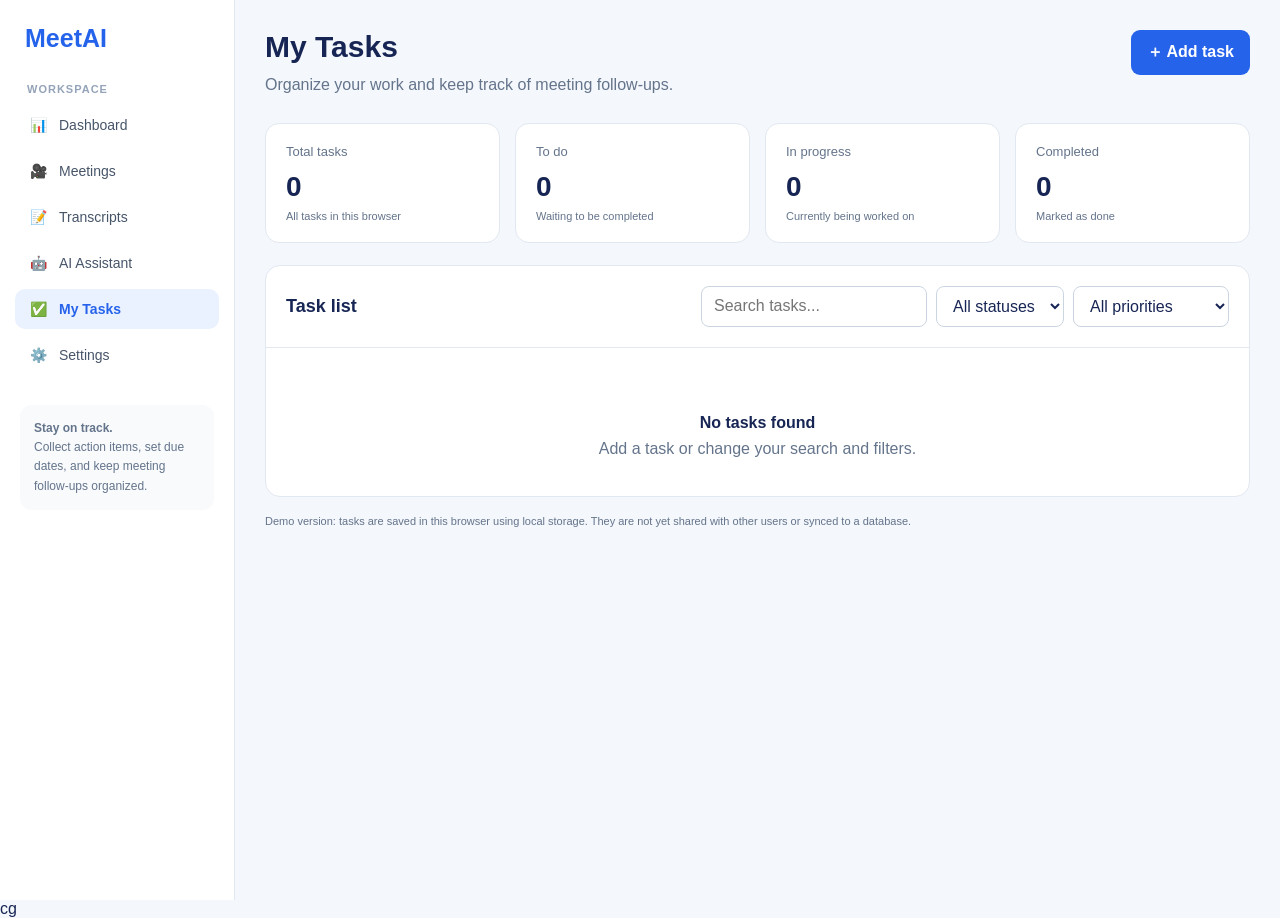
<file: settings.html>
<!DOCTYPE html>
<html lang="en">
<head>
<meta charset="UTF-8">
<meta name="viewport" content="width=device-width, initial-scale=1.0">
<title>MeetAI | My Tasks</title>
<style>
:root{--blue:#2563eb;--ink:#172554;--muted:#64748b;--line:#e2e8f0;--page:#f4f7fc}
*{box-sizing:border-box}body{margin:0;font-family:Arial,sans-serif;background:var(--page);color:var(--ink)}button,input,select,textarea{font:inherit}button{cursor:pointer}
.app{display:flex;min-height:100vh}.sidebar{width:235px;flex:0 0 235px;padding:24px 15px;background:#fff;border-right:1px solid var(--line)}.logo{margin:0 10px 30px;color:var(--blue);font-size:25px;font-weight:800}.nav-label{margin:0 12px 10px;color:#94a3b8;font-size:11px;font-weight:bold;letter-spacing:1px;text-transform:uppercase}nav{display:grid;gap:6px}nav a{display:flex;gap:10px;padding:12px;color:#475569;text-decoration:none;border-radius:10px;font-size:14px}nav a:hover,nav a.active{color:var(--blue);background:#eaf1ff}nav a.active{font-weight:bold}.nav-icon{width:22px;text-align:center}.sidebar-note{margin:30px 5px 0;padding:14px;border-radius:12px;background:#f8fafc;color:var(--muted);font-size:12px;line-height:1.6}
.main{flex:1;min-width:0;padding:30px}.page-header{display:flex;justify-content:space-between;align-items:flex-start;gap:16px;margin-bottom:25px}h1{margin:0 0 8px;font-size:clamp(24px,3vw,30px)}.page-header p{margin:0;color:var(--muted);line-height:1.6}.primary{padding:12px 16px;color:white;background:var(--blue);border:0;border-radius:9px;font-weight:bold}.primary:hover{background:#1d4ed8}.secondary,.danger{padding:9px 12px;background:white;border:1px solid #cbd5e1;border-radius:8px;color:#334155}.danger{color:#b91c1c;border-color:#fecaca}
.stats{display:grid;grid-template-columns:repeat(4,minmax(0,1fr));gap:15px;margin-bottom:22px}.stat{padding:20px;background:white;border:1px solid var(--line);border-radius:14px}.stat .label{color:var(--muted);font-size:13px;margin-bottom:12px}.stat .value{font-size:28px;font-weight:800}.stat .sub{margin-top:7px;color:var(--muted);font-size:11px}
.panel{background:white;border:1px solid var(--line);border-radius:15px;overflow:hidden}.panel-head{display:flex;justify-content:space-between;align-items:center;flex-wrap:wrap;gap:14px;padding:20px;border-bottom:1px solid var(--line)}.panel-head h2{margin:0;font-size:18px}.filters{display:flex;flex-wrap:wrap;gap:9px}.filters input,.filters select{padding:10px 12px;border:1px solid #cbd5e1;border-radius:8px;background:white;color:var(--ink)}.filters input{min-width:190px}.task-list{padding:8px 20px 20px}.task-row{display:grid;grid-template-columns:22px minmax(0,1fr) auto;align-items:start;gap:13px;padding:17px 0;border-bottom:1px solid #eef2f7}.task-row:last-child{border-bottom:0}.task-check{width:18px;height:18px;margin-top:3px;accent-color:var(--blue)}.task-title{margin:0 0 7px;font-size:14px;overflow-wrap:anywhere}.task-row.completed .task-title{color:#94a3b8;text-decoration:line-through}.task-meta{display:flex;flex-wrap:wrap;gap:7px;align-items:center;color:var(--muted);font-size:11px}.badge{display:inline-block;padding:5px 8px;border-radius:999px;font-size:10px;font-weight:bold}.priority-high{background:#fee2e2;color:#b91c1c}.priority-medium{background:#fef3c7;color:#92400e}.priority-low{background:#dcfce7;color:#166534}.status-badge{background:#e2e8f0;color:#475569}.task-actions{display:flex;flex-wrap:wrap;justify-content:flex-end;gap:7px}.empty{display:none;padding:38px 15px;text-align:center;color:var(--muted)}.empty strong{display:block;color:var(--ink);margin-bottom:8px}
.modal-backdrop{display:none;position:fixed;inset:0;z-index:10;align-items:center;justify-content:center;padding:18px;background:#0f172a80}.modal-backdrop.open{display:flex}.modal{width:min(520px,100%);padding:23px;background:white;border-radius:16px;max-height:95vh;overflow:auto}.modal h2{margin:0 0 18px;font-size:21px}.form-grid{display:grid;grid-template-columns:1fr 1fr;gap:14px}.field{display:flex;flex-direction:column;gap:7px}.field.full{grid-column:1/-1}.field label{color:#475569;font-size:12px;font-weight:bold}.field input,.field select,.field textarea{width:100%;padding:11px;border:1px solid #cbd5e1;border-radius:8px;background:white;color:var(--ink)}.field textarea{min-height:75px;resize:vertical}.modal-actions{display:flex;justify-content:flex-end;gap:9px;margin-top:20px}.notice{margin-top:16px;color:var(--muted);font-size:11px;line-height:1.6}
@media(max-width:1000px){.stats{grid-template-columns:repeat(2,minmax(0,1fr))}}@media(max-width:800px){.app{flex-direction:column}.sidebar{width:100%;flex-basis:auto;padding:15px 12px;border-right:0;border-bottom:1px solid var(--line)}.logo{margin:0 8px 14px}nav{display:flex;flex-wrap:wrap}nav a{padding:9px 10px}.nav-label,.sidebar-note{display:none}.main{padding:20px 14px}}@media(max-width:520px){.page-header{flex-direction:column}.stats{gap:9px}.stat{padding:14px}.stat .value{font-size:24px}.panel-head{align-items:stretch;padding:15px}.filters{flex-direction:column}.filters input,.filters select{width:100%}.task-list{padding:5px 14px 14px}.task-row{grid-template-columns:20px minmax(0,1fr)}.task-actions{grid-column:2;justify-content:flex-start}.form-grid{grid-template-columns:1fr}.field.full{grid-column:auto}}
</style>
</head>
<body>
<div class="app">
<aside class="sidebar">
<div class="logo">MeetAI</div><p class="nav-label">Workspace</p>
<nav aria-label="Main navigation">
<a href="index.html"><span class="nav-icon">📊</span>Dashboard</a>
<a href="meeting.html"><span class="nav-icon">🎥</span>Meetings</a>
<a href="transcripts.html"><span class="nav-icon">📝</span>Transcripts</a>
<a href="ai-assistant.html"><span class="nav-icon">🤖</span>AI Assistant</a>
<a href="my-tasks.html" class="active" aria-current="page"><span class="nav-icon">✅</span>My Tasks</a>
<a href="index.html"><span class="nav-icon">⚙️</span>Settings</a>
</nav>
<div class="sidebar-note"><strong>Stay on track.</strong><br>Collect action items, set due dates, and keep meeting follow-ups organized.</div>
</aside>
<main class="main">
<header class="page-header"><div><h1>My Tasks</h1><p>Organize your work and keep track of meeting follow-ups.</p></div><button class="primary" id="addTaskBtn" type="button">＋ Add task</button></header>
<section class="stats" aria-label="Task statistics">
<div class="stat"><div class="label">Total tasks</div><div class="value" id="totalTasks">0</div><div class="sub">All tasks in this browser</div></div>
<div class="stat"><div class="label">To do</div><div class="value" id="todoTasks">0</div><div class="sub">Waiting to be completed</div></div>
<div class="stat"><div class="label">In progress</div><div class="value" id="progressTasks">0</div><div class="sub">Currently being worked on</div></div>
<div class="stat"><div class="label">Completed</div><div class="value" id="completedTasks">0</div><div class="sub">Marked as done</div></div>
</section>
<section class="panel">
<div class="panel-head"><h2>Task list</h2><div class="filters">
<input type="search" id="searchTasks" placeholder="Search tasks..." aria-label="Search tasks">
<select id="statusFilter" aria-label="Filter by status"><option value="all">All statuses</option><option value="todo">To do</option><option value="progress">In progress</option><option value="completed">Completed</option></select>
<select id="priorityFilter" aria-label="Filter by priority"><option value="all">All priorities</option><option value="high">High priority</option><option value="medium">Medium priority</option><option value="low">Low priority</option></select>
</div></div>
<div class="task-list" id="taskList"></div><div class="empty" id="emptyState"><strong>No tasks found</strong><span>Add a task or change your search and filters.</span></div>
</section>
<p class="notice">Demo version: tasks are saved in this browser using local storage. They are not yet shared with other users or synced to a database.</p>
</main></div>
<div class="modal-backdrop" id="taskModal" role="dialog" aria-modal="true" aria-labelledby="modalTitle">
<form class="modal" id="taskForm"><h2 id="modalTitle">Add a task</h2><div class="form-grid">
<div class="field full"><label for="taskTitle">Task title *</label><input id="taskTitle" maxlength="160" required placeholder="e.g. Send the meeting report"></div>
<div class="field"><label for="taskPriority">Priority</label><select id="taskPriority"><option value="medium">Medium</option><option value="high">High</option><option value="low">Low</option></select></div>
<div class="field"><label for="taskStatus">Status</label><select id="taskStatus"><option value="todo">To do</option><option value="progress">In progress</option><option value="completed">Completed</option></select></div>
<div class="field"><label for="taskDue">Due date</label><input id="taskDue" type="date"></div>
<div class="field"><label for="taskAssignee">Assigned to</label><input id="taskAssignee" maxlength="100" placeholder="Name (optional)"></div>
<div class="field full"><label for="taskNotes">Notes (optional)</label><textarea id="taskNotes" maxlength="1000" placeholder="Add details or meeting context..."></textarea></div>
</div><div class="modal-actions"><button class="secondary" type="button" id="cancelModal">Cancel</button><button class="primary" type="submit">Save task</button></div></form>
</div>
<script>
(() => {
const KEY="meetai_my_tasks_v1", list=document.getElementById("taskList"), modal=document.getElementById("taskModal"), form=document.getElementById("taskForm");
let tasks=loadTasks(), editingId=null;
function loadTasks(){try{const data=JSON.parse(localStorage.getItem(KEY)||"[]");return Array.isArray(data)?data:[]}catch{return[]}}
function saveTasks(){try{localStorage.setItem(KEY,JSON.stringify(tasks))}catch{alert("The browser could not save tasks. Check storage settings.")}}
function dueText(value){if(!value)return"No due date";const d=new Date(value+"T00:00:00");return Number.isNaN(d.getTime())?"No due date":"Due "+d.toLocaleDateString(undefined,{year:"numeric",month:"short",day:"numeric"})}
function updateStats(){document.getElementById("totalTasks").textContent=tasks.length;document.getElementById("todoTasks").textContent=tasks.filter(t=>t.status==="todo").length;document.getElementById("progressTasks").textContent=tasks.filter(t=>t.status==="progress").length;document.getElementById("completedTasks").textContent=tasks.filter(t=>t.status==="completed").length}
function button(label,cls,handler){const b=document.createElement("button");b.type="button";b.textContent=label;b.className=cls;b.addEventListener("click",handler);return b}
function render(){list.replaceChildren();const q=document.getElementById("searchTasks").value.trim().toLowerCase(),s=document.getElementById("statusFilter").value,p=document.getElementById("priorityFilter").value;
const shown=tasks.filter(t=>`${t.title} ${t.notes||""} ${t.assignee||""}`.toLowerCase().includes(q)&&(s==="all"||t.status===s)&&(p==="all"||t.priority===p));
document.getElementById("emptyState").style.display=shown.length?"none":"block";
shown.forEach(t=>{const row=document.createElement("article");row.className="task-row"+(t.status==="completed"?" completed":"");
const check=document.createElement("input");check.type="checkbox";check.className="task-check";check.checked=t.status==="completed";check.setAttribute("aria-label","Mark "+t.title+" completed");check.addEventListener("change",()=>{t.status=check.checked?"completed":"todo";saveTasks();render()});
const body=document.createElement("div"),title=document.createElement("h3");title.className="task-title";title.textContent=t.title;body.appendChild(title);
const meta=document.createElement("div");meta.className="task-meta";const pr=document.createElement("span");pr.className="badge priority-"+t.priority;pr.textContent=t.priority[0].toUpperCase()+t.priority.slice(1)+" priority";
const st=document.createElement("span");st.className="badge status-badge";st.textContent=t.status==="todo"?"To do":t.status==="progress"?"In progress":"Completed";
const due=document.createElement("span");due.textContent=dueText(t.dueDate);meta.append(pr,st,due);if(t.assignee){const a=document.createElement("span");a.textContent="Assigned to "+t.assignee;meta.appendChild(a)}body.appendChild(meta);
if(t.notes){const n=document.createElement("p");n.style.cssText="margin:8px 0 0;color:#64748b;font-size:12px;line-height:1.5;white-space:pre-wrap";n.textContent=t.notes;body.appendChild(n)}
const actions=document.createElement("div");actions.className="task-actions";actions.append(button("Edit","secondary",()=>openModal(t)),button("Delete","danger",()=>{if(confirm('Delete task "'+t.title+'"?')){tasks=tasks.filter(x=>x.id!==t.id);saveTasks();render()}}));row.append(check,body,actions);list.appendChild(row)});updateStats()}
function openModal(t=null){editingId=t?t.id:null;form.reset();document.getElementById("modalTitle").textContent=t?"Edit task":"Add a task";document.getElementById("taskTitle").value=t?.title||"";document.getElementById("taskPriority").value=t?.priority||"medium";document.getElementById("taskStatus").value=t?.status||"todo";document.getElementById("taskDue").value=t?.dueDate||"";document.getElementById("taskAssignee").value=t?.assignee||"";document.getElementById("taskNotes").value=t?.notes||"";modal.classList.add("open");document.getElementById("taskTitle").focus()}
function closeModal(){modal.classList.remove("open");editingId=null}
document.getElementById("addTaskBtn").addEventListener("click",()=>openModal());document.getElementById("cancelModal").addEventListener("click",closeModal);modal.addEventListener("click",e=>{if(e.target===modal)closeModal()});document.addEventListener("keydown",e=>{if(e.key==="Escape")closeModal()});
form.addEventListener("submit",e=>{e.preventDefault();const title=document.getElementById("taskTitle").value.trim();if(!title)return;const data={title,priority:document.getElementById("taskPriority").value,status:document.getElementById("taskStatus").value,dueDate:document.getElementById("taskDue").value,assignee:document.getElementById("taskAssignee").value.trim(),notes:document.getElementById("taskNotes").value.trim()};
if(editingId)tasks=tasks.map(t=>t.id===editingId?{...t,...data}:t);else tasks.unshift({id:window.crypto?.randomUUID?crypto.randomUUID():String(Date.now()),...data,createdAt:new Date().toISOString()});saveTasks();closeModal();render()});
["searchTasks","statusFilter","priorityFilter"].forEach(id=>document.getElementById(id).addEventListener(id==="searchTasks"?"input":"change",render));render();
})();
</script>
</body>
</html>cg
</file>
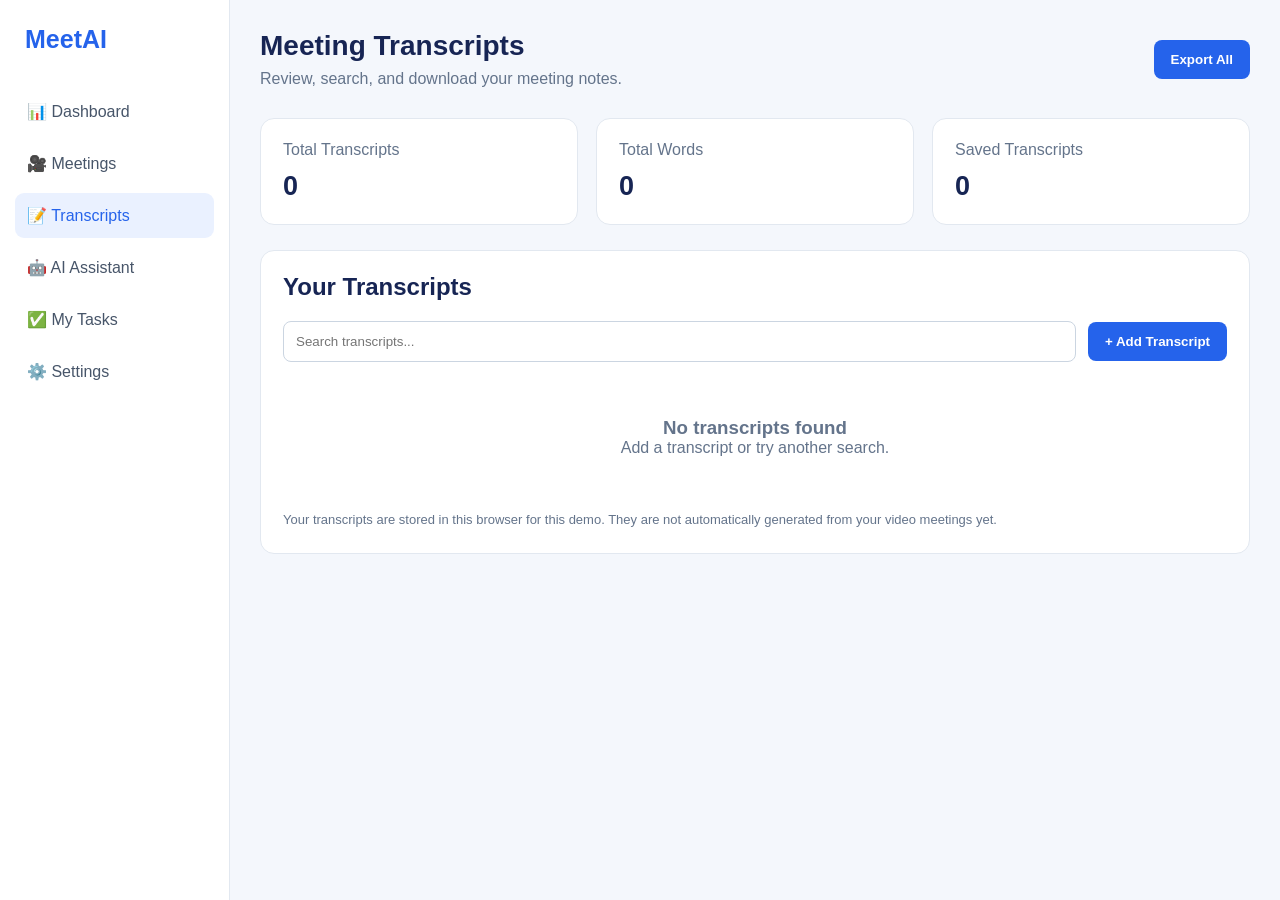
<file: transcripts.html>
<!DOCTYPE html>
<html lang="en">
<head>
    <meta charset="UTF-8">
    <meta name="viewport" content="width=device-width, initial-scale=1.0">
    <title>MeetAI | Transcripts</title>

    <style>
        * {
            margin: 0;
            padding: 0;
            box-sizing: border-box;
        }

        body {
            font-family: Arial, sans-serif;
            background: #f4f7fc;
            color: #172554;
        }

        .container {
            display: flex;
            min-height: 100vh;
        }

        .sidebar {
            width: 230px;
            background: white;
            border-right: 1px solid #e2e8f0;
            padding: 25px 15px;
        }

        .logo {
            font-size: 25px;
            font-weight: bold;
            color: #2563eb;
            margin: 0 10px 35px;
        }

        .sidebar a {
            display: block;
            text-decoration: none;
            color: #475569;
            padding: 13px 12px;
            margin-bottom: 7px;
            border-radius: 9px;
        }

        .sidebar a:hover,
        .sidebar a.active {
            background: #eaf1ff;
            color: #2563eb;
        }

        .main {
            flex: 1;
            min-width: 0;
            padding: 30px;
        }

        .topbar {
            display: flex;
            justify-content: space-between;
            align-items: center;
            gap: 15px;
            margin-bottom: 30px;
        }

        .topbar h1 {
            font-size: 28px;
            margin-bottom: 8px;
        }

        .topbar p {
            color: #64748b;
        }

        .button {
            border: none;
            padding: 12px 17px;
            border-radius: 8px;
            cursor: pointer;
            font-weight: bold;
            background: #2563eb;
            color: white;
        }

        .stats {
            display: grid;
            grid-template-columns: repeat(3, minmax(0, 1fr));
            gap: 18px;
            margin-bottom: 25px;
        }

        .stat-card {
            background: white;
            padding: 22px;
            border-radius: 14px;
            border: 1px solid #e2e8f0;
        }

        .stat-card p {
            color: #64748b;
            margin-bottom: 12px;
        }

        .stat-card h2 {
            font-size: 27px;
        }

        .content-card {
            background: white;
            border: 1px solid #e2e8f0;
            border-radius: 14px;
            padding: 22px;
        }

        .toolbar {
            display: flex;
            justify-content: space-between;
            align-items: center;
            flex-wrap: wrap;
            gap: 12px;
            margin: 20px 0;
        }

        .toolbar input {
            flex: 1;
            min-width: 180px;
            padding: 12px;
            border: 1px solid #cbd5e1;
            border-radius: 8px;
        }

        .transcript-list {
            display: grid;
            gap: 12px;
        }

        .transcript-item {
            border: 1px solid #e2e8f0;
            border-radius: 10px;
            padding: 17px;
            display: flex;
            justify-content: space-between;
            align-items: center;
            gap: 15px;
        }

        .transcript-item h3 {
            font-size: 16px;
            margin-bottom: 8px;
        }

        .transcript-item p {
            color: #64748b;
            font-size: 13px;
            line-height: 1.6;
        }

        .item-actions {
            display: flex;
            gap: 8px;
            flex-wrap: wrap;
        }

        .secondary {
            background: white;
            color: #2563eb;
            border: 1px solid #bfdbfe;
        }

        .danger {
            background: #fee2e2;
            color: #b91c1c;
        }

        .empty {
            text-align: center;
            padding: 35px 10px;
            color: #64748b;
            display: none;
        }

        .note {
            margin-top: 18px;
            color: #64748b;
            font-size: 13px;
            line-height: 1.6;
        }

        @media (max-width: 750px) {
            .sidebar {
                width: 150px;
                padding: 15px 8px;
            }

            .main {
                padding: 18px 12px;
            }

            .stats {
                grid-template-columns: 1fr;
            }

            .topbar {
                align-items: flex-start;
                flex-direction: column;
            }

            .transcript-item {
                align-items: flex-start;
                flex-direction: column;
            }
        }

        @media (max-width: 480px) {
            .container {
                flex-direction: column;
            }

            .sidebar {
                width: 100%;
                border-right: none;
                border-bottom: 1px solid #e2e8f0;
            }

            .logo {
                margin-bottom: 15px;
            }

            .sidebar a {
                display: inline-block;
                padding: 9px;
            }
        }
    </style>
</head>

<body>

<div class="container">

    <aside class="sidebar">
        <div class="logo">MeetAI</div>

        <a href="index.html">📊 Dashboard</a>
        <a href="meeting.html">🎥 Meetings</a>
        <a href="transcripts.html" class="active">📝 Transcripts</a>
        <a href="index.html">🤖 AI Assistant</a>
        <a href="index.html">✅ My Tasks</a>
        <a href="index.html">⚙️ Settings</a>
    </aside>

    <main class="main">

        <div class="topbar">
            <div>
                <h1>Meeting Transcripts</h1>
                <p>Review, search, and download your meeting notes.</p>
            </div>

            <button class="button" id="exportAll">
                Export All
            </button>
        </div>

        <section class="stats">
            <div class="stat-card">
                <p>Total Transcripts</p>
                <h2 id="totalCount">0</h2>
            </div>

            <div class="stat-card">
                <p>Total Words</p>
                <h2 id="wordCount">0</h2>
            </div>

            <div class="stat-card">
                <p>Saved Transcripts</p>
                <h2 id="savedCount">0</h2>
            </div>
        </section>

        <section class="content-card">
            <h2>Your Transcripts</h2>

            <div class="toolbar">
                <input
                    type="search"
                    id="searchInput"
                    placeholder="Search transcripts..."
                    aria-label="Search transcripts"
                >

                <button class="button" id="newTranscript">
                    + Add Transcript
                </button>
            </div>

            <div class="transcript-list" id="transcriptList"></div>

            <div class="empty" id="emptyMessage">
                <h3>No transcripts found</h3>
                <p>Add a transcript or try another search.</p>
            </div>

            <p class="note">
                Your transcripts are stored in this browser for this demo.
                They are not automatically generated from your video meetings yet.
            </p>
        </section>

    </main>

</div>

<script>
    const STORAGE_KEY = "meetai_transcripts";

    function loadTranscripts() {
        try {
            const saved = JSON.parse(localStorage.getItem(STORAGE_KEY) || "[]");
            return Array.isArray(saved) ? saved : [];
        } catch {
            return [];
        }
    }

    let transcripts = loadTranscripts();

    function saveTranscripts() {
        localStorage.setItem(STORAGE_KEY, JSON.stringify(transcripts));
    }

    function countWords(text) {
        return text.trim() ? text.trim().split(/\s+/).length : 0;
    }

    function updateStats() {
        document.getElementById("totalCount").textContent = transcripts.length;

        document.getElementById("wordCount").textContent =
            transcripts.reduce((total, item) => total + countWords(item.content), 0);

        document.getElementById("savedCount").textContent = transcripts.length;
    }

    function downloadText(filename, text) {
        const blob = new Blob([text], { type: "text/plain;charset=utf-8" });
        const url = URL.createObjectURL(blob);
        const link = document.createElement("a");

        link.href = url;
        link.download = filename;
        link.click();

        URL.revokeObjectURL(url);
    }

    function renderTranscripts() {
        const list = document.getElementById("transcriptList");
        const search = document.getElementById("searchInput").value.toLowerCase();

        list.replaceChildren();

        const filtered = transcripts.filter(item =>
            (item.title + " " + item.content).toLowerCase().includes(search)
        );

        document.getElementById("emptyMessage").style.display =
            filtered.length ? "none" : "block";

        filtered.forEach(item => {
            const card = document.createElement("article");
            card.className = "transcript-item";

            const details = document.createElement("div");

            const title = document.createElement("h3");
            title.textContent = item.title;

            const description = document.createElement("p");
            description.textContent =
                `${item.date} · ${countWords(item.content)} words`;

            details.append(title, description);

            const actions = document.createElement("div");
            actions.className = "item-actions";

            const viewButton = document.createElement("button");
            viewButton.className = "button secondary";
            viewButton.textContent = "View";
            viewButton.addEventListener("click", () => {
                alert(item.title + "\n\n" + item.content);
            });

            const downloadButton = document.createElement("button");
            downloadButton.className = "button secondary";
            downloadButton.textContent = "Download";
            downloadButton.addEventListener("click", () => {
                downloadText(
                    item.title.replace(/[^a-z0-9_-]/gi, "_") + ".txt",
                    item.content
                );
            });

            const deleteButton = document.createElement("button");
            deleteButton.className = "button danger";
            deleteButton.textContent = "Delete";
            deleteButton.addEventListener("click", () => {
                if (confirm("Delete this transcript?")) {
                    transcripts = transcripts.filter(t => t.id !== item.id);
                    saveTranscripts();
                    renderTranscripts();
                    updateStats();
                }
            });

            actions.append(viewButton, downloadButton, deleteButton);
            card.append(details, actions);
            list.appendChild(card);
        });

        updateStats();
    }

    document.getElementById("newTranscript").addEventListener("click", () => {
        const title = prompt("Enter the meeting title:");

        if (!title || !title.trim()) return;

        const content = prompt("Paste or type the meeting transcript:");

        if (content === null || !content.trim()) return;

        transcripts.unshift({
            id: Date.now().toString(),
            title: title.trim(),
            content: content.trim(),
            date: new Date().toLocaleDateString()
        });

        saveTranscripts();
        renderTranscripts();
    });

    document.getElementById("searchInput").addEventListener("input", renderTranscripts);

    document.getElementById("exportAll").addEventListener("click", () => {
        if (!transcripts.length) {
            alert("There are no transcripts to export yet.");
            return;
        }

        const content = transcripts.map(item =>
            `${item.title}\n${item.date}\n\n${item.content}\n\n--------------------\n`
        ).join("\n");

        downloadText("MeetAI_All_Transcripts.txt", content);
    });

    renderTranscripts();
</script>

</body>
</html>
</file>
<file: style.css>
* {
  margin: 0;
  padding: 0;
  box-sizing: border-box;
  }

:root {
--blue: #2563eb;
--blue-dark: #1d4ed8;
--background: #f5f8ff;
--text: #0f172a;
--muted: #64748b;
--border: #e5eaf3;
}

body {
font-family: Arial, Helvetica, sans-serif;
background: var(--background);
color: var(--text);
display: flex;
min-height: 100vh;
}

button {
font: inherit;
cursor: pointer;
}

/* Sidebar */

.sidebar {
width: 245px;
background: white;
padding: 30px 18px;
display: flex;
flex-direction: column;
border-right: 1px solid var(--border);
position: fixed;
top: 0;
bottom: 0;
left: 0;
}

.logo {
font-size: 28px;
margin: 0 12px 45px;
color: var(--text);
}

.logo span {
color: var(--blue);
}

.sidebar nav {
display: flex;
flex-direction: column;
gap: 10px;
}

.nav-link {
text-decoration: none;
color: var(--muted);
padding: 14px 12px;
border-radius: 10px;
font-size: 14px;
transition: 0.2s;
}

.nav-link:hover,
.nav-link.active {
background: #eff6ff;
color: var(--blue);
}

.sidebar-footer {
margin-top: auto;
padding-top: 20px;
border-top: 1px solid var(--border);
display: flex;
align-items: center;
gap: 12px;
font-size: 13px;
}

.sidebar-footer p {
color: var(--muted);
margin-top: 5px;
}

.avatar {
width: 40px;
height: 40px;
border-radius: 50%;
background: #dbeafe;
color: var(--blue);
display: grid;
place-items: center;
font-weight: bold;
}

/* Main content */

.main-content {
margin-left: 245px;
padding: 35px;
width: calc(100% - 245px);
}

.topbar {
display: flex;
justify-content: space-between;
align-items: center;
margin-bottom: 30px;
}

.topbar h1 {
font-size: 27px;
margin-bottom: 8px;
}

.topbar p,
.welcome p {
color: var(--muted);
font-size: 14px;
}

.topbar-actions {
display: flex;
align-items: center;
gap: 18px;
}

.notification {
border: 1px solid var(--border);
background: white;
padding: 10px;
border-radius: 10px;
}

/* Welcome banner */

.welcome {
background: linear-gradient(115deg, #2563eb, #4f46e5);
color: white;
border-radius: 18px;
padding: 35px;
display: flex;
justify-content: space-between;
align-items: center;
margin-bottom: 28px;
box-shadow: 0 12px 30px rgba(37, 99, 235, 0.12);
}

.welcome h2 {
font-size: 27px;
margin-bottom: 12px;
}

.welcome p {
color: #e0e7ff;
}

.welcome-icon {
font-size: 85px;
padding: 10px 25px;
}

.welcome-buttons {
display: flex;
flex-wrap: wrap;
gap: 12px;
margin-top: 24px;
}

.btn-primary,
.btn-secondary {
padding: 13px 18px;
border-radius: 9px;
font-weight: bold;
border: none;
transition: 0.2s;
}

.btn-primary {
background: var(--blue);
color: white;
}

.welcome .btn-primary {
background: white;
color: var(--blue);
}

.btn-primary:hover {
background: var(--blue-dark);
color: white;
}

.welcome .btn-primary:hover {
background: #eff6ff;
color: var(--blue-dark);
}

.btn-secondary {
background: white;
color: var(--text);
border: 1px solid var(--border);
}

.btn-secondary:hover {
background: #eff6ff;
}

/* Statistics cards */

.stats-grid {
display: grid;
grid-template-columns: repeat(4, minmax(0, 1fr));
gap: 18px;
margin-bottom: 28px;
}

.stat-card,
.panel {
background: white;
border: 1px solid var(--border);
border-radius: 15px;
padding: 22px;
}

.stat-icon {
width: 43px;
height: 43px;
border-radius: 12px;
display: grid;
place-items: center;
margin-bottom: 18px;
font-size: 20px;
}

.blue {
background: #dbeafe;
}

.purple {
background: #ede9fe;
}

.green {
background: #dcfce7;
}

.orange {
background: #ffedd5;
}

.stat-card > p {
color: var(--muted);
font-size: 13px;
margin-bottom: 10px;
}

.stat-card h2 {
font-size: 28px;
margin-bottom: 8px;
}

.stat-card span {
color: #94a3b8;
font-size: 12px;
}

/* Panels */

.content-grid {
display: grid;
grid-template-columns: 1.4fr 1fr;
gap: 22px;
}

.panel-header {
display: flex;
align-items: center;
justify-content: space-between;
gap: 12px;
margin-bottom: 22px;
}

.panel-header h2 {
font-size: 18px;
}

.text-button {
background: transparent;
color: var(--blue);
border: none;
font-size: 13px;
}

.meeting-item {
display: flex;
align-items: center;
gap: 12px;
padding: 17px 0;
border-bottom: 1px solid var(--border);
}

.meeting-item:last-child {
border-bottom: none;
}

.meeting-icon {
background: #eff6ff;
width: 43px;
height: 43px;
display: grid;
place-items: center;
border-radius: 11px;
}

.meeting-info {
flex: 1;
}

.meeting-info h3,
.ai-feature h3 {
font-size: 13px;
margin-bottom: 7px;
}

.meeting-info p,
.ai-feature p,
.ai-description {
font-size: 12px;
color: var(--muted);
}

.status {
padding: 6px 9px;
border-radius: 20px;
font-size: 10px;
white-space: nowrap;
}

.completed {
background: #dcfce7;
color: #15803d;
}

.upcoming {
background: #dbeafe;
color: #1d4ed8;
}

/* AI Assistant */

.online-dot {
color: #16a34a;
font-size: 12px;
}

.ai-description {
line-height: 1.7;
margin-bottom: 18px;
}

.ai-feature {
display: flex;
gap: 13px;
padding: 15px 0;
border-bottom: 1px solid var(--border);
}

.ai-feature > span {
font-size: 22px;
}

.ai-feature p {
line-height: 1.5;
}

.full-width {
width: 100%;
margin-top: 20px;
}

footer {
padding: 30px 0 10px;
color: var(--muted);
text-align: center;
font-size: 12px;
}

/* Responsive design */

@media (max-width: 1100px) {
.stats-grid {
grid-template-columns: repeat(2, minmax(0, 1fr));
}

.content-grid {
    grid-template-columns: 1fr;
}

}

@media (max-width: 700px) {
.sidebar {
position: static;
width: 100%;
padding: 15px;
border-right: none;
border-bottom: 1px solid var(--border);
}

body {
    display: block;
}

.logo {
    margin: 0 0 15px;
}

.sidebar nav {
    display: grid;
    grid-template-columns: repeat(2, minmax(0, 1fr));
    gap: 5px;
}

.nav-link {
    padding: 10px 7px;
    font-size: 12px;
}

.sidebar-footer {
    margin-top: 18px;
}

.main-content {
    margin-left: 0;
    width: 100%;
    padding: 20px 14px;
}

.welcome {
    padding: 24px 18px;
}

.welcome h2 {
    font-size: 22px;
}

.welcome-icon {
    display: none;
}

.stats-grid {
    gap: 12px;
}

.stat-card,
.panel {
    padding: 15px;
    min-width: 0;
}

.meeting-item {
    flex-wrap: wrap;
}

.status {
    margin-left: 55px;
}

}
</file>
